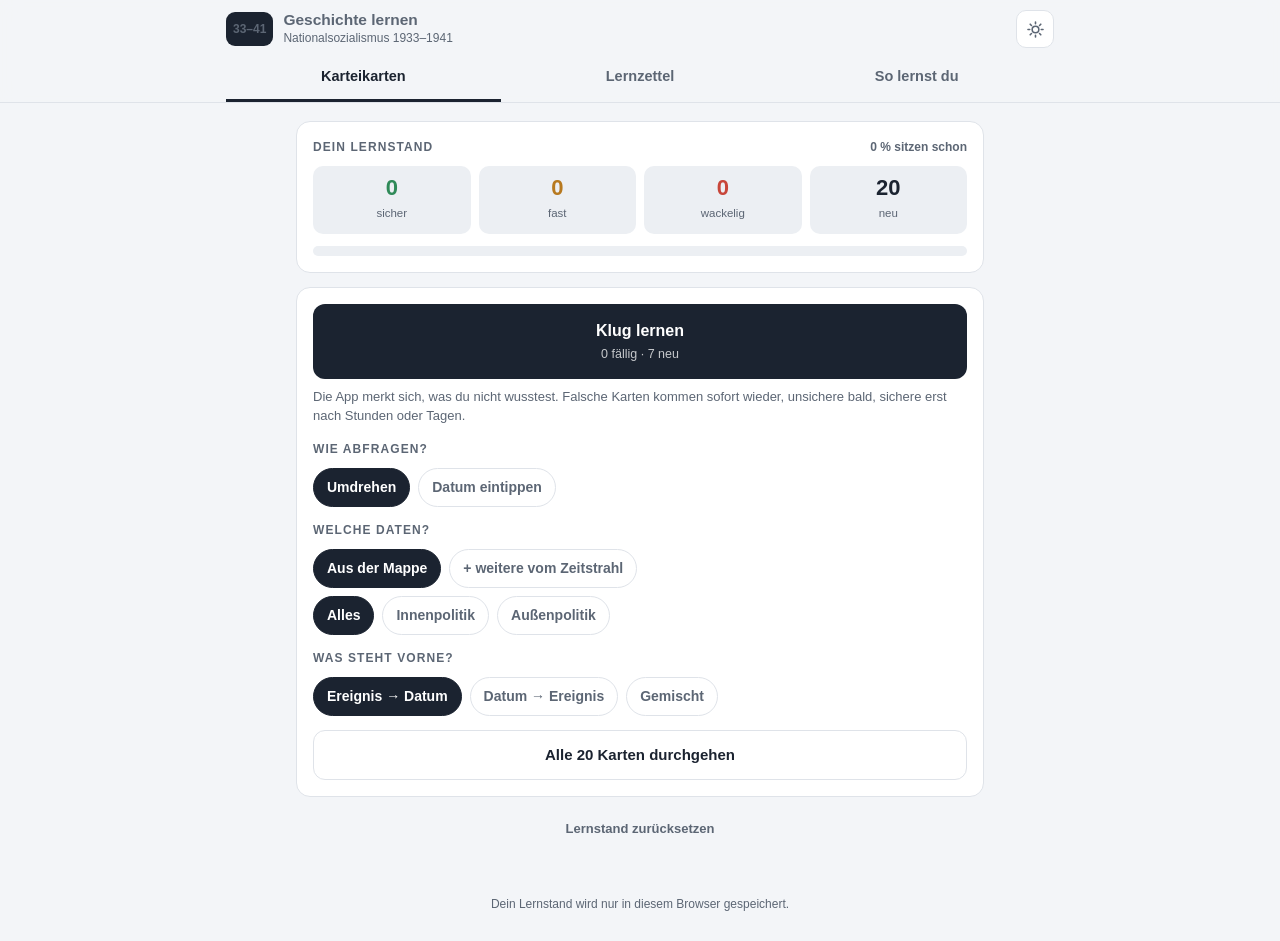
<file: index.html>
<!DOCTYPE html>
<html lang="de">
<head>
<meta charset="utf-8">
<meta name="viewport" content="width=device-width, initial-scale=1, viewport-fit=cover">
<meta name="theme-color" content="#f3f5f8">
<link rel="stylesheet" href="assets/site.css">
<script src="assets/common.js"></script>
<title>Karteikarten: Nationalsozialismus 1933–1941</title>
<meta name="description" content="Karteikarten mit allen Daten 1933–1941. Merkt sich deine Schwächen und fragt sie öfter ab.">
</head>
<body>
<header class="site-head"><div class="in">
  <div class="brandrow">
    <a class="brand" href="./"><span class="logo" aria-hidden="true">33–41</span><span><b>Geschichte lernen</b><span>Nationalsozialismus 1933–1941</span></span></a>
    <button id="themeBtn" aria-label="Design wechseln">
      <svg class="sun" width="19" height="19" viewBox="0 0 24 24" fill="none" stroke="currentColor" stroke-width="2" stroke-linecap="round"><circle cx="12" cy="12" r="4.2"/><path d="M12 2.5v2.2M12 19.3v2.2M2.5 12h2.2M19.3 12h2.2M5.3 5.3l1.6 1.6M17.1 17.1l1.6 1.6M5.3 18.7l1.6-1.6M17.1 6.9l1.6-1.6"/></svg>
      <svg class="moon" width="19" height="19" viewBox="0 0 24 24" fill="none" stroke="currentColor" stroke-width="2" stroke-linecap="round" stroke-linejoin="round"><path d="M20 14.5A8 8 0 0 1 9.5 4a8 8 0 1 0 10.5 10.5z"/></svg>
    </button>
  </div>
  <nav class="tabs" aria-label="Bereiche">
    <a href="./" data-tab="karten">Karteikarten</a>
    <a href="lernzettel.html" data-tab="lernzettel">Lernzettel</a>
    <a href="lernen.html" data-tab="lernen">So lernst du</a>
  </nav>
</div></header>
<div class="wrap narrow">
  <main id="home" class="stack">
    <section class="panel">
      <h2>Dein Lernstand <span id="ready" style="float:right;text-transform:none;letter-spacing:0"></span></h2>
      <div class="stats">
        <div class="g"><b id="sSafe">0</b><span>sicher</span></div>
        <div class="y"><b id="sMid">0</b><span>fast</span></div>
        <div class="d"><b id="sLow">0</b><span>wackelig</span></div>
        <div><b id="sNew">0</b><span>neu</span></div>
      </div>
      <div class="meter"><i class="g" id="mG"></i><i class="y" id="mY"></i><i class="r" id="mR"></i></div>
    </section>

    <section class="panel stack">
      <button class="primary" id="smartBtn">Klug lernen</button>
      <p class="note" style="margin:-6px 0 0">Die App merkt sich, was du nicht wusstest. Falsche Karten kommen sofort wieder, unsichere bald, sichere erst nach Stunden oder Tagen.</p>
      <div><div class="eyebrow">Wie abfragen?</div>
        <div class="row" id="modeRow"><button class="chip" data-v="flip">Umdrehen</button><button class="chip" data-v="type">Datum eintippen</button></div></div>
      <div><div class="eyebrow">Welche Daten?</div>
        <div class="row" id="scopeRow"><button class="chip" data-v="pflicht">Aus der Mappe</button><button class="chip" data-v="alle">+ weitere vom Zeitstrahl</button></div>
        <div class="row" id="topicRow" style="margin-top:8px"><button class="chip" data-v="all">Alles</button><button class="chip" data-v="innen">Innenpolitik</button><button class="chip" data-v="aussen">Außenpolitik</button></div></div>
      <div><div class="eyebrow">Was steht vorne?</div>
        <div class="row" id="dirRow"><button class="chip" data-v="event">Ereignis → Datum</button><button class="chip" data-v="date">Datum → Ereignis</button><button class="chip" data-v="mix">Gemischt</button></div>
        <p class="note" id="dirNote" style="margin:6px 0 0" hidden>Beim Eintippen steht immer das Ereignis vorne.</p></div>
      <button class="secondary" id="allBtn">Alle Karten durchgehen</button>
    </section>

    <section class="panel" id="weakPanel" hidden>
      <h2>Deine Schwächen</h2>
      <div class="weak" id="weakList"></div>
      <button class="secondary" id="weakBtn" style="margin-top:12px">Nur diese üben</button>
    </section>
    <button class="ghost" id="resetBtn" style="align-self:center">Lernstand zurücksetzen</button>
  </main>

  <main id="study" class="stack" hidden>
    <div class="progress"><button class="ghost" id="backBtn" style="padding:4px 8px">← Übersicht</button><span id="pCount"></span><div class="meter"><i class="g" id="pG"></i><i class="r" id="pR"></i></div><span id="pLeft"></span></div>
    <div class="cardwrap" id="cardwrap">
      <div class="card" id="card">
        <div class="face front"><div class="tagrow" id="fTag"></div><div class="q" id="fBody"></div><div class="hint" id="fHint"></div></div>
        <div class="face back"><div class="tagrow" id="bTag"></div><div class="q" id="bBody"></div></div>
      </div>
    </div>
    <div class="answer one" id="answer"></div>
  </main>

  <main id="result" class="stack" hidden>
    <section class="panel"><div class="big"><div class="pct" id="rPct"></div><p id="rText"></p><p id="rNext"></p></div></section>
    <button class="primary" id="moreBtn">Weiter lernen</button>
    <button class="secondary" id="homeBtn2">Zur Übersicht</button>
    <section class="panel" id="rWrongPanel"><h2>Noch nicht sicher – mit Merkhilfe</h2><div class="weak" id="rWrong"></div></section>
  </main>
</div>
<footer class="site">Dein Lernstand wird nur in diesem Browser gespeichert.</footer>
<script src="assets/data.js"></script>
<script src="assets/cards.js"></script>
<script>document.querySelector('[data-tab="karten"]').setAttribute("aria-current","page");</script>
</body>
</html>
</file>
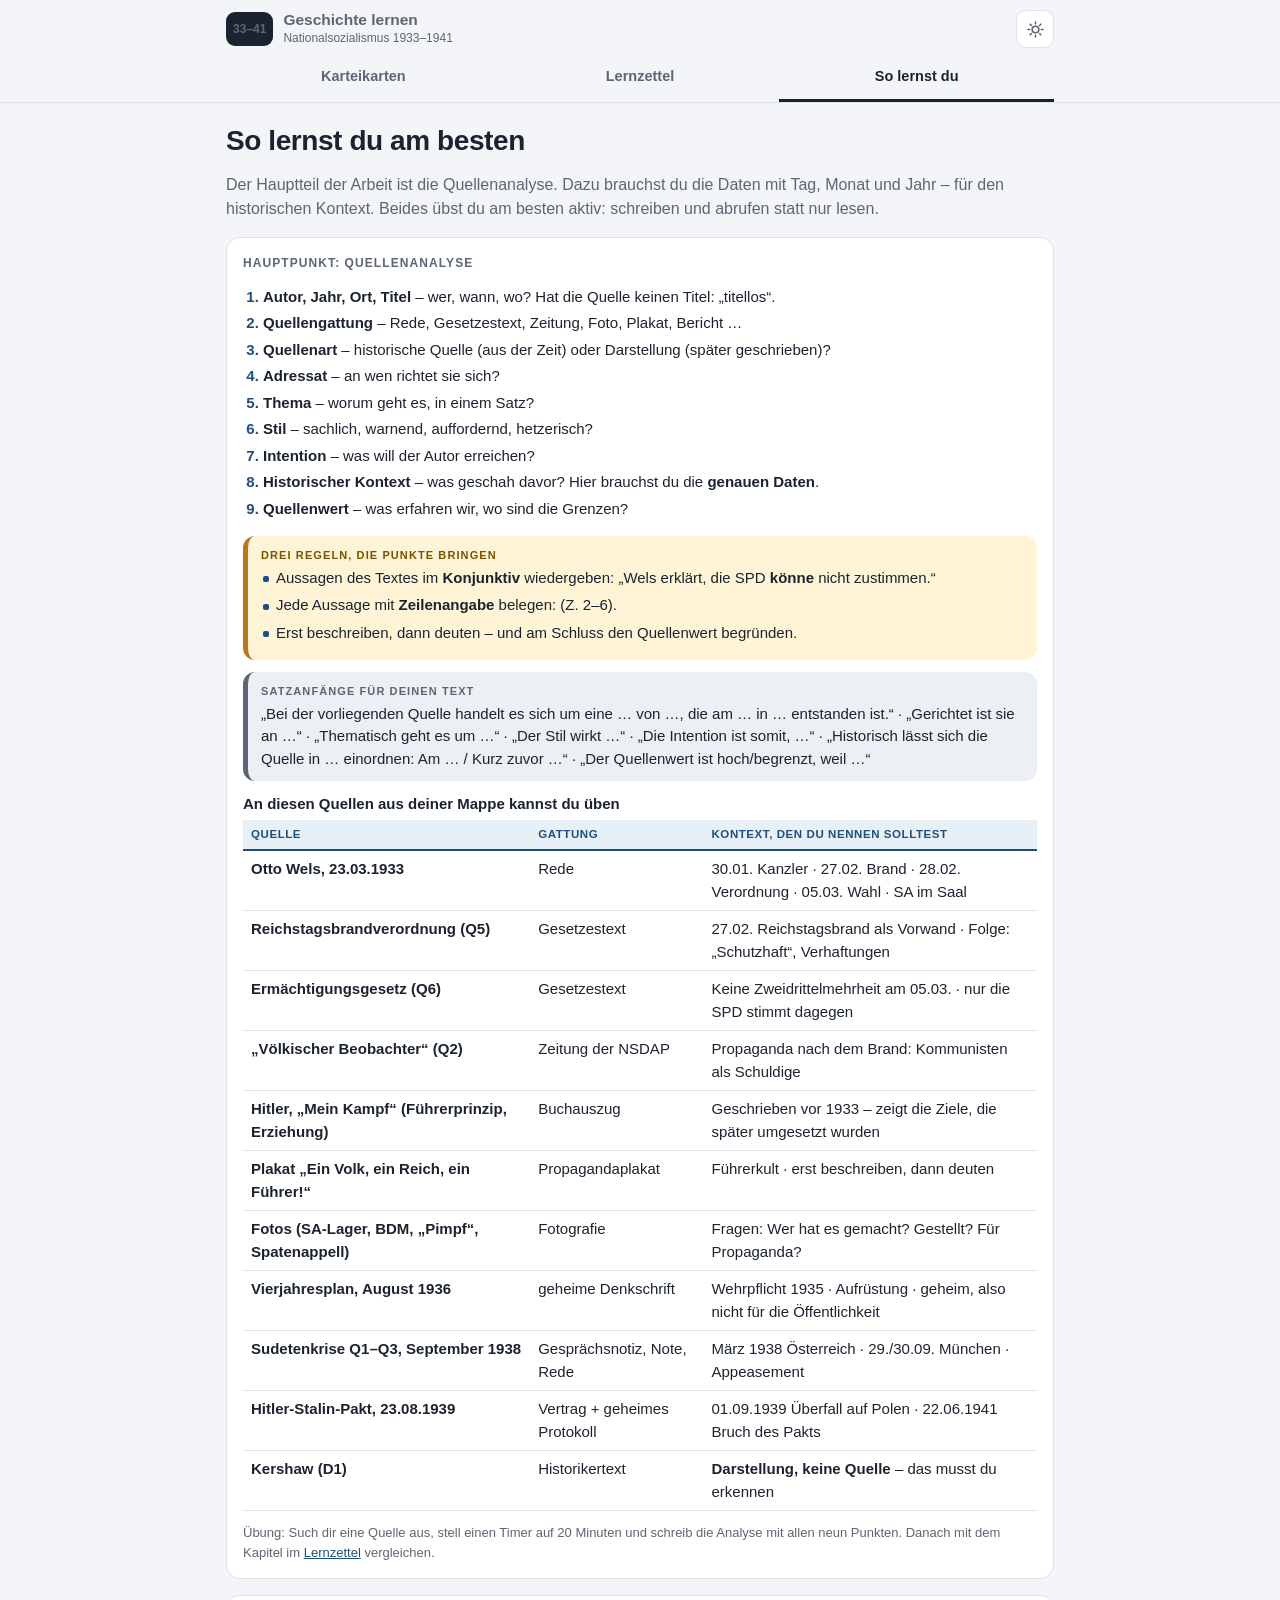
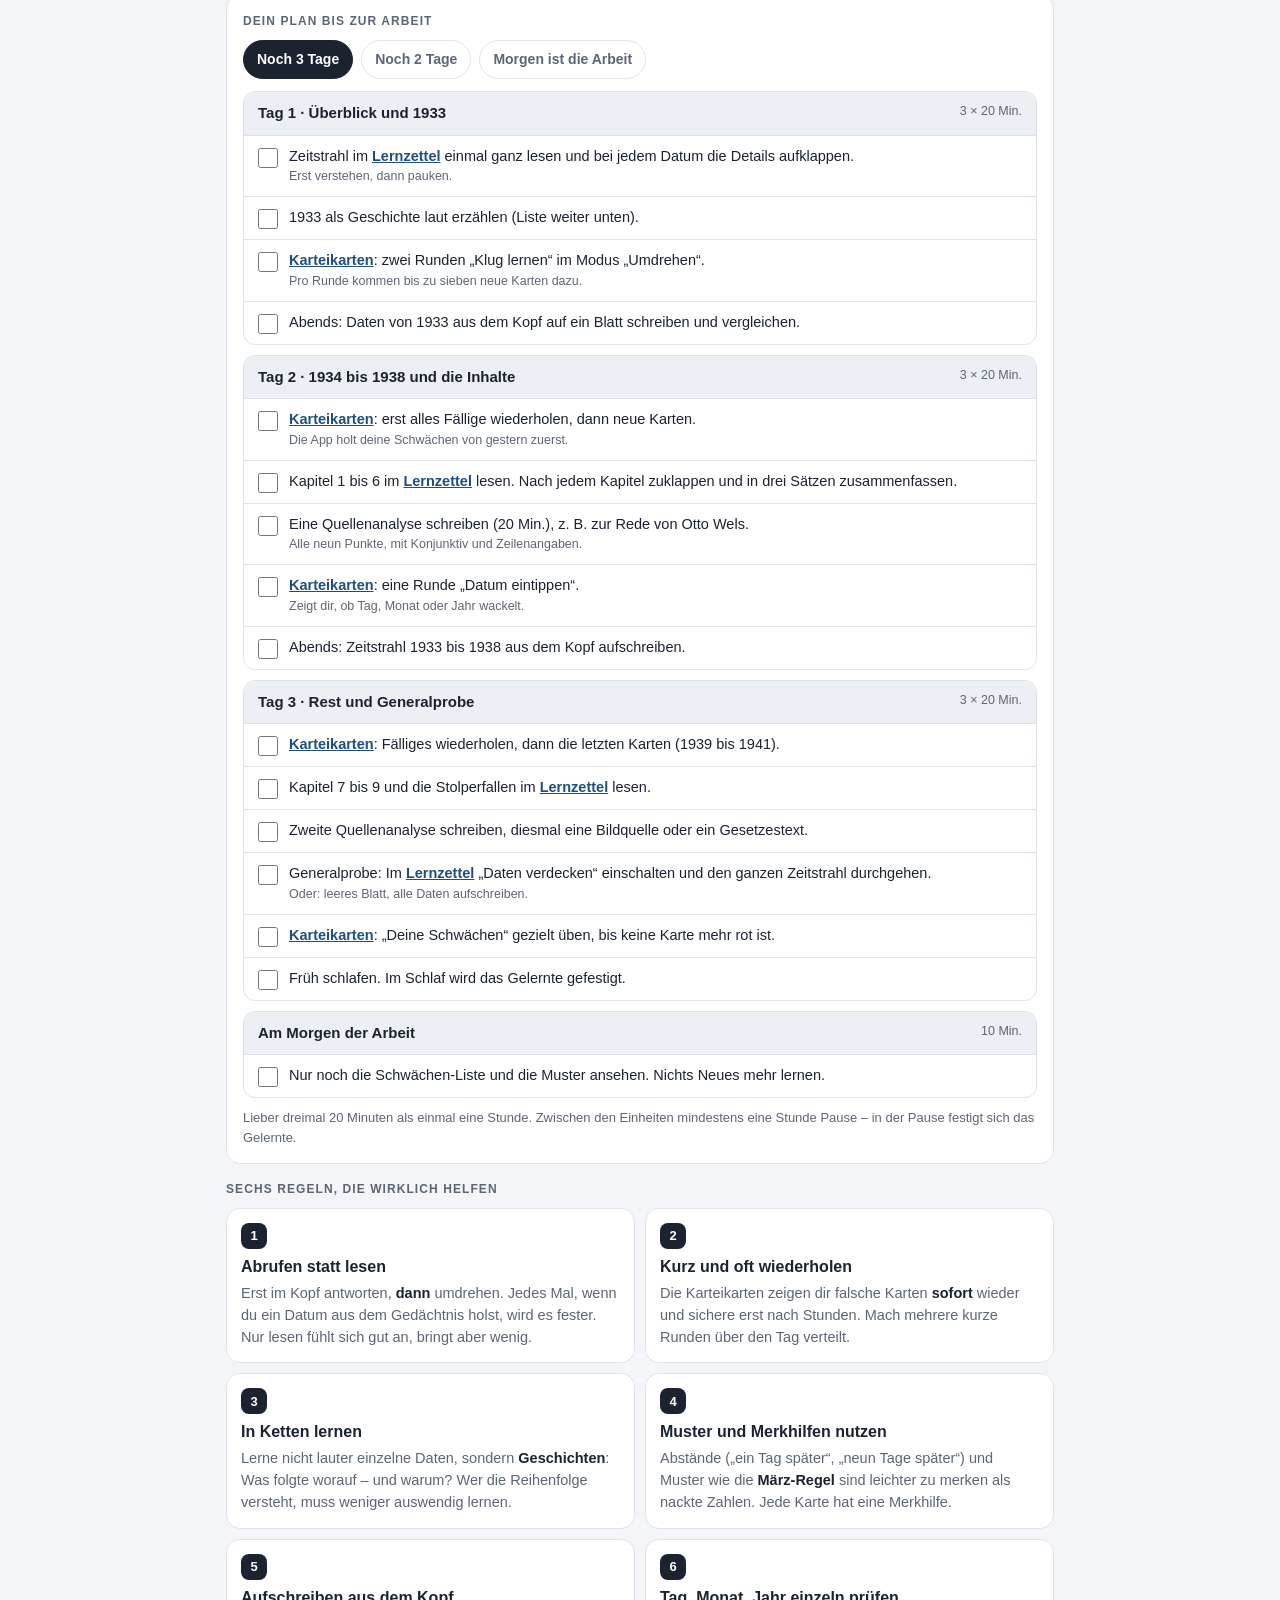
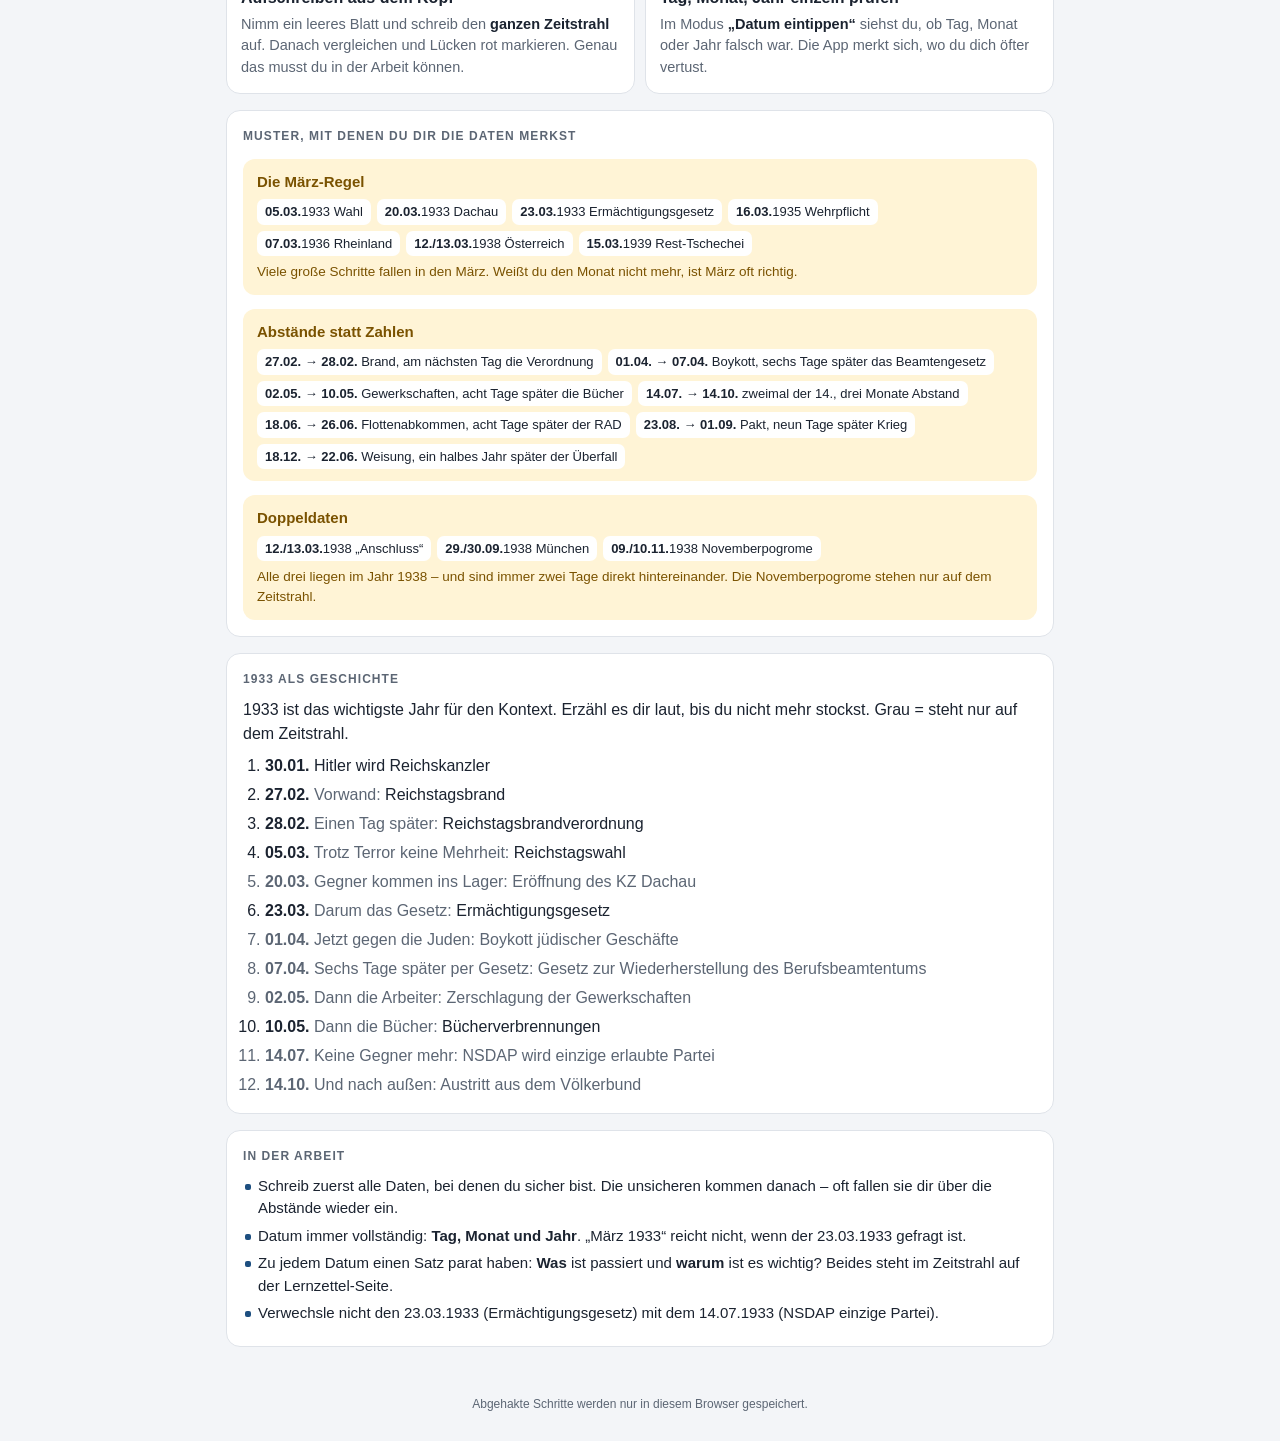
<file: lernen.html>
<!DOCTYPE html>
<html lang="de">
<head>
<meta charset="utf-8">
<meta name="viewport" content="width=device-width, initial-scale=1, viewport-fit=cover">
<meta name="theme-color" content="#f3f5f8">
<link rel="stylesheet" href="assets/site.css">
<script src="assets/common.js"></script>
<title>So lernst du: Nationalsozialismus 1933–1941</title>
<meta name="description" content="Wie du dir Daten mit Tag, Monat und Jahr merkst – mit Lernplan für die letzten Tage vor der Arbeit.">
</head>
<body>
<header class="site-head"><div class="in">
  <div class="brandrow">
    <a class="brand" href="./"><span class="logo" aria-hidden="true">33–41</span><span><b>Geschichte lernen</b><span>Nationalsozialismus 1933–1941</span></span></a>
    <button id="themeBtn" aria-label="Design wechseln">
      <svg class="sun" width="19" height="19" viewBox="0 0 24 24" fill="none" stroke="currentColor" stroke-width="2" stroke-linecap="round"><circle cx="12" cy="12" r="4.2"/><path d="M12 2.5v2.2M12 19.3v2.2M2.5 12h2.2M19.3 12h2.2M5.3 5.3l1.6 1.6M17.1 17.1l1.6 1.6M5.3 18.7l1.6-1.6M17.1 6.9l1.6-1.6"/></svg>
      <svg class="moon" width="19" height="19" viewBox="0 0 24 24" fill="none" stroke="currentColor" stroke-width="2" stroke-linecap="round" stroke-linejoin="round"><path d="M20 14.5A8 8 0 0 1 9.5 4a8 8 0 1 0 10.5 10.5z"/></svg>
    </button>
  </div>
  <nav class="tabs" aria-label="Bereiche">
    <a href="./" data-tab="karten">Karteikarten</a>
    <a href="lernzettel.html" data-tab="lernzettel">Lernzettel</a>
    <a href="lernen.html" data-tab="lernen">So lernst du</a>
  </nav>
</div></header>
<div class="wrap">
  <h1 class="page">So lernst du am besten</h1>
  <p class="lead">Der Hauptteil der Arbeit ist die Quellenanalyse. Dazu brauchst du die Daten mit Tag, Monat und Jahr – für den historischen Kontext. Beides übst du am besten aktiv: schreiben und abrufen statt nur lesen.</p>

  <section class="panel stack">
    <h2 style="margin:0">Hauptpunkt: Quellenanalyse</h2>
    <div class="lz" style="padding:0;border:0;gap:12px">
      <ol>
        <li><b>Autor, Jahr, Ort, Titel</b> – wer, wann, wo? Hat die Quelle keinen Titel: „titellos“.</li>
        <li><b>Quellengattung</b> – Rede, Gesetzestext, Zeitung, Foto, Plakat, Bericht …</li>
        <li><b>Quellenart</b> – historische Quelle (aus der Zeit) oder Darstellung (später geschrieben)?</li>
        <li><b>Adressat</b> – an wen richtet sie sich?</li>
        <li><b>Thema</b> – worum geht es, in einem Satz?</li>
        <li><b>Stil</b> – sachlich, warnend, auffordernd, hetzerisch?</li>
        <li><b>Intention</b> – was will der Autor erreichen?</li>
        <li><b>Historischer Kontext</b> – was geschah davor? Hier brauchst du die <b>genauen Daten</b>.</li>
        <li><b>Quellenwert</b> – was erfahren wir, wo sind die Grenzen?</li>
      </ol>
      <div class="box merke"><span class="lab">Drei Regeln, die Punkte bringen</span>
        <ul><li>Aussagen des Textes im <b>Konjunktiv</b> wiedergeben: „Wels erklärt, die SPD <b>könne</b> nicht zustimmen.“</li>
        <li>Jede Aussage mit <b>Zeilenangabe</b> belegen: (Z. 2–6).</li>
        <li>Erst beschreiben, dann deuten – und am Schluss den Quellenwert begründen.</li></ul></div>
      <div class="box info"><span class="lab">Satzanfänge für deinen Text</span>
        <p>„Bei der vorliegenden Quelle handelt es sich um eine … von …, die am … in … entstanden ist.“ · „Gerichtet ist sie an …“ · „Thematisch geht es um …“ · „Der Stil wirkt …“ · „Die Intention ist somit, …“ · „Historisch lässt sich die Quelle in … einordnen: Am … / Kurz zuvor …“ · „Der Quellenwert ist hoch/begrenzt, weil …“</p></div>
      <div>
        <h3>An diesen Quellen aus deiner Mappe kannst du üben</h3>
        <div class="tw"><table style="min-width:640px">
          <tr><th>Quelle</th><th>Gattung</th><th>Kontext, den du nennen solltest</th></tr>
          <tr><td class="k">Otto Wels, 23.03.1933</td><td>Rede</td><td>30.01. Kanzler · 27.02. Brand · 28.02. Verordnung · 05.03. Wahl · SA im Saal</td></tr>
          <tr><td class="k">Reichstagsbrandverordnung (Q5)</td><td>Gesetzestext</td><td>27.02. Reichstagsbrand als Vorwand · Folge: „Schutzhaft“, Verhaftungen</td></tr>
          <tr><td class="k">Ermächtigungsgesetz (Q6)</td><td>Gesetzestext</td><td>Keine Zweidrittelmehrheit am 05.03. · nur die SPD stimmt dagegen</td></tr>
          <tr><td class="k">„Völkischer Beobachter“ (Q2)</td><td>Zeitung der NSDAP</td><td>Propaganda nach dem Brand: Kommunisten als Schuldige</td></tr>
          <tr><td class="k">Hitler, „Mein Kampf“ (Führerprinzip, Erziehung)</td><td>Buchauszug</td><td>Geschrieben vor 1933 – zeigt die Ziele, die später umgesetzt wurden</td></tr>
          <tr><td class="k">Plakat „Ein Volk, ein Reich, ein Führer!“</td><td>Propagandaplakat</td><td>Führerkult · erst beschreiben, dann deuten</td></tr>
          <tr><td class="k">Fotos (SA-Lager, BDM, „Pimpf“, Spatenappell)</td><td>Fotografie</td><td>Fragen: Wer hat es gemacht? Gestellt? Für Propaganda?</td></tr>
          <tr><td class="k">Vierjahresplan, August 1936</td><td>geheime Denkschrift</td><td>Wehrpflicht 1935 · Aufrüstung · geheim, also nicht für die Öffentlichkeit</td></tr>
          <tr><td class="k">Sudetenkrise Q1–Q3, September 1938</td><td>Gesprächsnotiz, Note, Rede</td><td>März 1938 Österreich · 29./30.09. München · Appeasement</td></tr>
          <tr><td class="k">Hitler-Stalin-Pakt, 23.08.1939</td><td>Vertrag + geheimes Protokoll</td><td>01.09.1939 Überfall auf Polen · 22.06.1941 Bruch des Pakts</td></tr>
          <tr><td class="k">Kershaw (D1)</td><td>Historikertext</td><td><b>Darstellung, keine Quelle</b> – das musst du erkennen</td></tr>
        </table></div>
      </div>
      <p class="note">Übung: Such dir eine Quelle aus, stell einen Timer auf 20 Minuten und schreib die Analyse mit allen neun Punkten. Danach mit dem Kapitel im <a href="lernzettel.html">Lernzettel</a> vergleichen.</p>
    </div>
  </section>

  <section class="panel">
    <h2>Dein Plan bis zur Arbeit</h2>
    <div class="row" id="planRow" style="margin-bottom:12px">
      <button class="chip" data-v="3">Noch 3 Tage</button><button class="chip" data-v="2">Noch 2 Tage</button><button class="chip" data-v="1">Morgen ist die Arbeit</button>
    </div>
    <div class="stack" id="plan" style="gap:10px"></div>
    <p class="note" style="margin:10px 0 0">Lieber dreimal 20 Minuten als einmal eine Stunde. Zwischen den Einheiten mindestens eine Stunde Pause – in der Pause festigt sich das Gelernte.</p>
  </section>

  <section>
    <div class="eyebrow">Sechs Regeln, die wirklich helfen</div>
    <div class="methods">
      <div class="method"><span class="n">1</span><h3>Abrufen statt lesen</h3><p>Erst im Kopf antworten, <b>dann</b> umdrehen. Jedes Mal, wenn du ein Datum aus dem Gedächtnis holst, wird es fester. Nur lesen fühlt sich gut an, bringt aber wenig.</p></div>
      <div class="method"><span class="n">2</span><h3>Kurz und oft wiederholen</h3><p>Die Karteikarten zeigen dir falsche Karten <b>sofort</b> wieder und sichere erst nach Stunden. Mach mehrere kurze Runden über den Tag verteilt.</p></div>
      <div class="method"><span class="n">3</span><h3>In Ketten lernen</h3><p>Lerne nicht lauter einzelne Daten, sondern <b>Geschichten</b>: Was folgte worauf – und warum? Wer die Reihenfolge versteht, muss weniger auswendig lernen.</p></div>
      <div class="method"><span class="n">4</span><h3>Muster und Merkhilfen nutzen</h3><p>Abstände („ein Tag später“, „neun Tage später“) und Muster wie die <b>März-Regel</b> sind leichter zu merken als nackte Zahlen. Jede Karte hat eine Merkhilfe.</p></div>
      <div class="method"><span class="n">5</span><h3>Aufschreiben aus dem Kopf</h3><p>Nimm ein leeres Blatt und schreib den <b>ganzen Zeitstrahl</b> auf. Danach vergleichen und Lücken rot markieren. Genau das musst du in der Arbeit können.</p></div>
      <div class="method"><span class="n">6</span><h3>Tag, Monat, Jahr einzeln prüfen</h3><p>Im Modus <b>„Datum eintippen“</b> siehst du, ob Tag, Monat oder Jahr falsch war. Die App merkt sich, wo du dich öfter vertust.</p></div>
    </div>
  </section>

  <section class="panel stack">
    <h2 style="margin:0">Muster, mit denen du dir die Daten merkst</h2>
    <div class="pattern"><h3>Die März-Regel</h3>
      <div class="dl"><span><b>05.03.</b>1933 Wahl</span><span><b>20.03.</b>1933 Dachau</span><span><b>23.03.</b>1933 Ermächtigungsgesetz</span><span><b>16.03.</b>1935 Wehrpflicht</span><span><b>07.03.</b>1936 Rheinland</span><span><b>12./13.03.</b>1938 Österreich</span><span><b>15.03.</b>1939 Rest-Tschechei</span></div>
      <p>Viele große Schritte fallen in den März. Weißt du den Monat nicht mehr, ist März oft richtig.</p></div>
    <div class="pattern"><h3>Abstände statt Zahlen</h3>
      <div class="dl"><span><b>27.02. → 28.02.</b> Brand, am nächsten Tag die Verordnung</span><span><b>01.04. → 07.04.</b> Boykott, sechs Tage später das Beamtengesetz</span><span><b>02.05. → 10.05.</b> Gewerkschaften, acht Tage später die Bücher</span><span><b>14.07. → 14.10.</b> zweimal der 14., drei Monate Abstand</span><span><b>18.06. → 26.06.</b> Flottenabkommen, acht Tage später der RAD</span><span><b>23.08. → 01.09.</b> Pakt, neun Tage später Krieg</span><span><b>18.12. → 22.06.</b> Weisung, ein halbes Jahr später der Überfall</span></div></div>
    <div class="pattern"><h3>Doppeldaten</h3>
      <div class="dl"><span><b>12./13.03.</b>1938 „Anschluss“</span><span><b>29./30.09.</b>1938 München</span><span><b>09./10.11.</b>1938 Novemberpogrome</span></div>
      <p>Alle drei liegen im Jahr 1938 – und sind immer zwei Tage direkt hintereinander. Die Novemberpogrome stehen nur auf dem Zeitstrahl.</p></div>
  </section>

  <section class="panel">
    <h2>1933 als Geschichte</h2>
    <p style="margin:0 0 8px">1933 ist das wichtigste Jahr für den Kontext. Erzähl es dir laut, bis du nicht mehr stockst. Grau = steht nur auf dem Zeitstrahl.</p>
    <ol id="story" style="margin:0;padding-left:22px;display:grid;gap:5px"></ol>
  </section>

  <section class="panel">
    <h2>In der Arbeit</h2>
    <div class="lz" style="padding:0;border:0">
      <ul>
        <li>Schreib zuerst alle Daten, bei denen du sicher bist. Die unsicheren kommen danach – oft fallen sie dir über die Abstände wieder ein.</li>
        <li>Datum immer vollständig: <b>Tag, Monat und Jahr</b>. „März 1933“ reicht nicht, wenn der 23.03.1933 gefragt ist.</li>
        <li>Zu jedem Datum einen Satz parat haben: <b>Was</b> ist passiert und <b>warum</b> ist es wichtig? Beides steht im Zeitstrahl auf der Lernzettel-Seite.</li>
        <li>Verwechsle nicht den 23.03.1933 (Ermächtigungsgesetz) mit dem 14.07.1933 (NSDAP einzige Partei).</li>
      </ul>
    </div>
  </section>
</div>
<footer class="site">Abgehakte Schritte werden nur in diesem Browser gespeichert.</footer>
<script src="assets/data.js"></script>
<script>
document.querySelector('[data-tab="lernen"]').setAttribute("aria-current","page");
const K = '<a href="./">Karteikarten</a>', L = '<a href="lernzettel.html">Lernzettel</a>';
const PLANS = {
 3: [["Tag 1 · Überblick und 1933", "3 × 20 Min.", [
      ["Zeitstrahl im " + L + " einmal ganz lesen und bei jedem Datum die Details aufklappen.", "Erst verstehen, dann pauken."],
      ["1933 als Geschichte laut erzählen (Liste weiter unten).", ""],
      [K + ": zwei Runden „Klug lernen“ im Modus „Umdrehen“.", "Pro Runde kommen bis zu sieben neue Karten dazu."],
      ["Abends: Daten von 1933 aus dem Kopf auf ein Blatt schreiben und vergleichen.", ""]]],
     ["Tag 2 · 1934 bis 1938 und die Inhalte", "3 × 20 Min.", [
      [K + ": erst alles Fällige wiederholen, dann neue Karten.", "Die App holt deine Schwächen von gestern zuerst."],
      ["Kapitel 1 bis 6 im " + L + " lesen. Nach jedem Kapitel zuklappen und in drei Sätzen zusammenfassen.", ""],
      ["Eine Quellenanalyse schreiben (20 Min.), z. B. zur Rede von Otto Wels.", "Alle neun Punkte, mit Konjunktiv und Zeilenangaben."],
      [K + ": eine Runde „Datum eintippen“.", "Zeigt dir, ob Tag, Monat oder Jahr wackelt."],
      ["Abends: Zeitstrahl 1933 bis 1938 aus dem Kopf aufschreiben.", ""]]],
     ["Tag 3 · Rest und Generalprobe", "3 × 20 Min.", [
      [K + ": Fälliges wiederholen, dann die letzten Karten (1939 bis 1941).", ""],
      ["Kapitel 7 bis 9 und die Stolperfallen im " + L + " lesen.", ""],
      ["Zweite Quellenanalyse schreiben, diesmal eine Bildquelle oder ein Gesetzestext.", ""],
      ["Generalprobe: Im " + L + " „Daten verdecken“ einschalten und den ganzen Zeitstrahl durchgehen.", "Oder: leeres Blatt, alle Daten aufschreiben."],
      [K + ": „Deine Schwächen“ gezielt üben, bis keine Karte mehr rot ist.", ""],
      ["Früh schlafen. Im Schlaf wird das Gelernte gefestigt.", ""]]],
     ["Am Morgen der Arbeit", "10 Min.", [
      ["Nur noch die Schwächen-Liste und die Muster ansehen. Nichts Neues mehr lernen.", ""]]]],
 2: [["Tag 1 · Alle Daten einmal", "3–4 × 20 Min.", [
      ["Zeitstrahl im " + L + " ganz lesen, Details aufklappen.", ""],
      ["1933 als Geschichte laut erzählen.", ""],
      [K + ": drei Runden „Klug lernen“, über den Tag verteilt.", "Ziel: Jede Karte einmal gesehen."],
      ["Kapitel 1 bis 6 im " + L + " überfliegen, Merke-Kästen genau lesen.", ""],
      ["Eine Quellenanalyse schreiben (20 Min.), z. B. zur Rede von Otto Wels.", ""],
      ["Abends: Zeitstrahl aus dem Kopf aufschreiben, Lücken markieren.", ""]]],
     ["Tag 2 · Festigen und Generalprobe", "3 × 20 Min.", [
      [K + ": Fälliges wiederholen, dann eine Runde „Datum eintippen“.", ""],
      ["Kapitel 7 bis 9 und die Stolperfallen lesen.", ""],
      ["Generalprobe mit „Daten verdecken“ im " + L + ".", ""],
      [K + ": „Deine Schwächen“ üben. Danach früh schlafen.", ""]]],
     ["Am Morgen der Arbeit", "10 Min.", [["Schwächen-Liste und Muster ansehen. Nichts Neues mehr.", ""]]]],
 1: [["Heute · das Wichtigste zuerst", "4 × 20 Min. mit Pausen", [
      ["Muster auf dieser Seite lesen (März-Regel, Abstände, Doppeldaten).", "Zehn Minuten, die dir viele Daten auf einmal bringen."],
      [K + ": „Klug lernen“, bis jede Karte einmal dran war.", "Drei bis vier Runden, dazwischen je eine Pause."],
      ["Die neun Schritte der Quellenanalyse auswendig aufsagen, dann eine Analyse in Stichpunkten schreiben.", "Das ist der Hauptteil der Arbeit."],
      ["Die Merke-Kästen aller Kapitel im " + L + " lesen.", "Für die Inhalte reicht heute das Wichtigste."],
      [K + ": eine Runde „Datum eintippen“, dann „Deine Schwächen“.", ""],
      ["Zum Schluss: Zeitstrahl einmal aus dem Kopf aufschreiben. Dann schlafen – nicht die Nacht durchlernen.", ""]]],
     ["Am Morgen der Arbeit", "10 Min.", [["Schwächen-Liste und Muster ansehen. Nichts Neues mehr.", ""]]]]
};
let plan = Store.get("ns-plan-v2", {days: "3", done: {}});
function renderPlan() {
  document.querySelectorAll("#planRow .chip").forEach(b => { b.setAttribute("aria-pressed", plan.days === b.dataset.v); b.onclick = () => { plan.days = b.dataset.v; Store.set("ns-plan-v2", plan); renderPlan(); }; });
  document.getElementById("plan").innerHTML = PLANS[plan.days].map((d, i) => '<div class="day"><h3>' + d[0] + "<small>" + d[1] + "</small></h3>" + d[2].map((t, j) => { const id = plan.days + "-" + i + "-" + j;
    return '<label class="todo"><input type="checkbox" data-id="' + id + '"' + (plan.done[id] ? " checked" : "") + "><span>" + t[0] + (t[1] ? "<small>" + t[1] + "</small>" : "") + "</span></label>"; }).join("") + "</div>").join("");
  document.querySelectorAll("#plan input").forEach(c => c.onchange = () => { plan.done[c.dataset.id] = c.checked; Store.set("ns-plan-v2", plan); });
}
renderPlan();
const LINK = {brand: "Vorwand:", brandvo: "Einen Tag später:", wahl: "Trotz Terror keine Mehrheit:", dachau: "Gegner kommen ins Lager:", ermaecht: "Darum das Gesetz:", boykott: "Jetzt gegen die Juden:", beamte: "Sechs Tage später per Gesetz:", gewerk: "Dann die Arbeiter:", buecher: "Dann die Bücher:", partei: "Keine Gegner mehr:", voelkerbund: "Und nach außen:"};
document.getElementById("story").innerHTML = EVENTS.filter(e => e.y === 1933 && e.id !== "wels").map(e => "<li" + (e.tier === 2 ? ' style="color:var(--muted)"' : "") + "><b>" + e.d.slice(0, 6) + "</b> " + (LINK[e.id] ? '<span style="color:var(--muted)">' + LINK[e.id] + "</span> " : "") + e.e + "</li>").join("");
</script>
</body>
</html>
</file>
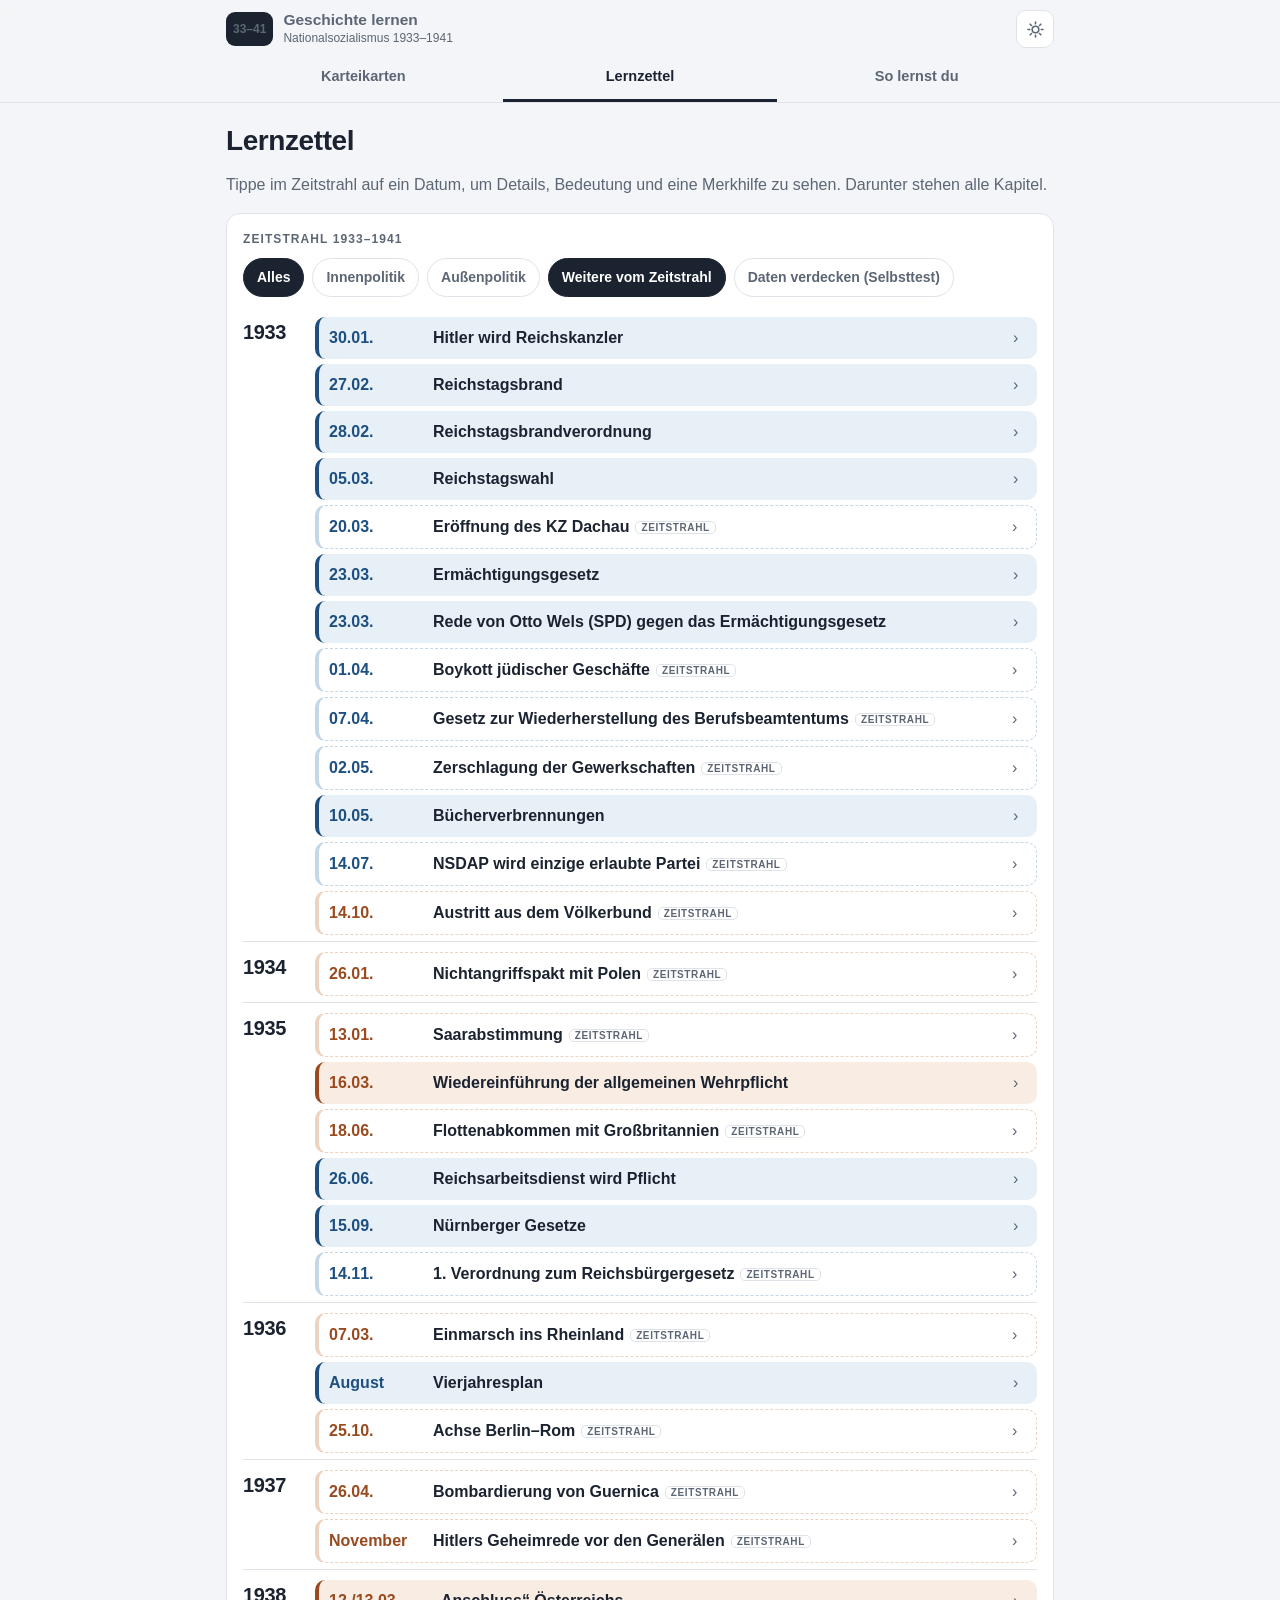
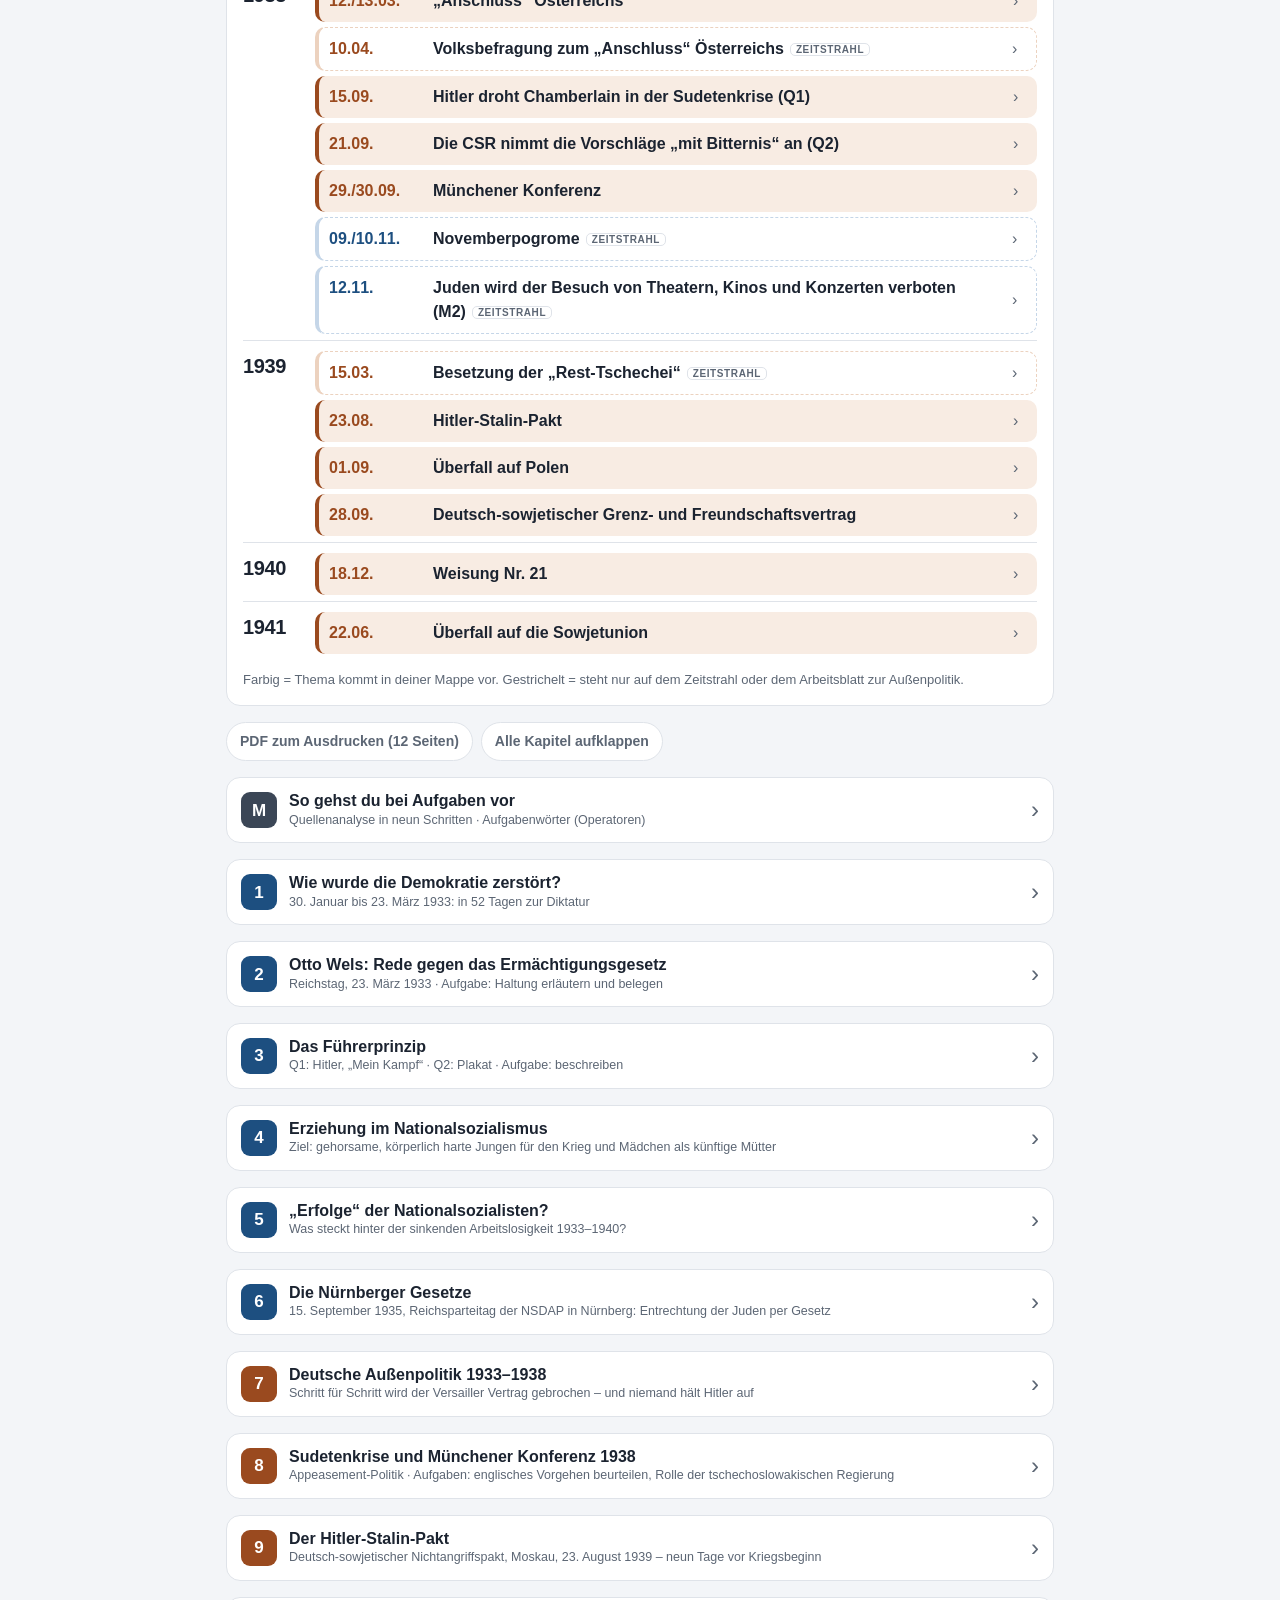
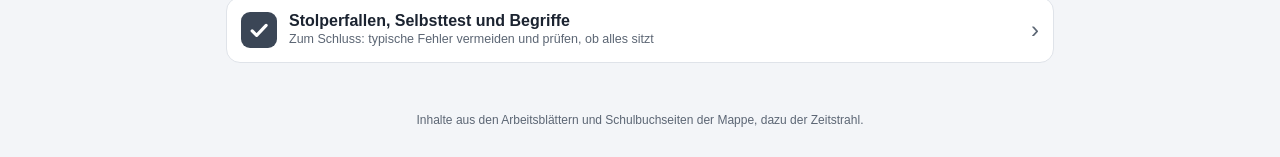
<file: lernzettel.html>
<!DOCTYPE html>
<html lang="de">
<head>
<meta charset="utf-8">
<meta name="viewport" content="width=device-width, initial-scale=1, viewport-fit=cover">
<meta name="theme-color" content="#f3f5f8">
<link rel="stylesheet" href="assets/site.css">
<script src="assets/common.js"></script>
<title>Lernzettel: Nationalsozialismus 1933–1941</title>
<meta name="description" content="Der ganze Lernzettel mit anklickbarem Zeitstrahl: Datum antippen und Details, Bedeutung und Merkhilfe sehen.">
</head>
<body>
<header class="site-head"><div class="in">
  <div class="brandrow">
    <a class="brand" href="./"><span class="logo" aria-hidden="true">33–41</span><span><b>Geschichte lernen</b><span>Nationalsozialismus 1933–1941</span></span></a>
    <button id="themeBtn" aria-label="Design wechseln">
      <svg class="sun" width="19" height="19" viewBox="0 0 24 24" fill="none" stroke="currentColor" stroke-width="2" stroke-linecap="round"><circle cx="12" cy="12" r="4.2"/><path d="M12 2.5v2.2M12 19.3v2.2M2.5 12h2.2M19.3 12h2.2M5.3 5.3l1.6 1.6M17.1 17.1l1.6 1.6M5.3 18.7l1.6-1.6M17.1 6.9l1.6-1.6"/></svg>
      <svg class="moon" width="19" height="19" viewBox="0 0 24 24" fill="none" stroke="currentColor" stroke-width="2" stroke-linecap="round" stroke-linejoin="round"><path d="M20 14.5A8 8 0 0 1 9.5 4a8 8 0 1 0 10.5 10.5z"/></svg>
    </button>
  </div>
  <nav class="tabs" aria-label="Bereiche">
    <a href="./" data-tab="karten">Karteikarten</a>
    <a href="lernzettel.html" data-tab="lernzettel">Lernzettel</a>
    <a href="lernen.html" data-tab="lernen">So lernst du</a>
  </nav>
</div></header>

<div class="wrap">
  <h1 class="page">Lernzettel</h1>
  <p class="lead">Tippe im Zeitstrahl auf ein Datum, um Details, Bedeutung und eine Merkhilfe zu sehen. Darunter stehen alle Kapitel.</p>

  <section class="panel">
    <h2>Zeitstrahl 1933–1941</h2>
    <div class="toolbar">
      <button class="chip" id="fAll" aria-pressed="true">Alles</button>
      <button class="chip" id="fInnen" aria-pressed="false">Innenpolitik</button>
      <button class="chip" id="fAussen" aria-pressed="false">Außenpolitik</button>
      <button class="chip" id="fMappe" aria-pressed="true">Weitere vom Zeitstrahl</button>
      <button class="chip" id="hideBtn" aria-pressed="false">Daten verdecken (Selbsttest)</button>
    </div>
    <p class="note" id="hideNote" hidden style="margin:10px 0 0">Selbsttest: Sag das Datum laut oder schreib es auf, dann tippe auf die Zeile zum Aufdecken.</p>
    <div id="timeline" style="margin-top:10px"></div>
    <p class="note" style="margin:10px 0 0">Farbig = Thema kommt in deiner Mappe vor. Gestrichelt = steht nur auf dem Zeitstrahl oder dem Arbeitsblatt zur Außenpolitik.</p>
  </section>

  <div class="toolbar">
    <a class="chip" href="Geschichte_NS_Lernzettel.pdf" style="text-decoration:none">PDF zum Ausdrucken (12 Seiten)</a>
    <button class="chip" id="openAll">Alle Kapitel aufklappen</button>
  </div>

<details class="chap t-meth" id="ch-M">
  <summary><span class="num">M</span><span><b>So gehst du bei Aufgaben vor</b><span class="s">Quellenanalyse in neun Schritten · Aufgabenwörter (Operatoren)</span></span></summary>
  <div class="lz"><p class="mat"><b>Grundlage:</b> Schema aus deinem Heft, Aufgaben der Arbeitsblätter</p>

<div>
<h2>Quellenanalyse: immer in dieser Reihenfolge <small>Beispiel: Rede von Otto Wels</small></h2>
<div class="tw"><table class="compact">
<tr><th>Nr.</th><th>Schritt</th><th>Was du klärst</th><th>Beispiel Wels</th></tr>
<tr><td class="d">1</td><td class="k">Autor, Jahr, Ort, Titel</td><td>Wer? Wann? Wo? Wie heißt die Quelle?</td><td>Otto Wels (SPD), 23.03.1933, Reichstag</td></tr>
<tr><td class="d">2</td><td class="k">Quellengattung</td><td>Rede, Brief, Tagebuch, Gesetz, Foto, Plakat?</td><td>Rede (Auszug)</td></tr>
<tr><td class="d">3</td><td class="k">Quellenart</td><td><b>Historische Quelle</b> (aus der Zeit selbst) oder <b>Darstellung</b> (später verfasst, z. B. Schulbuch)?</td><td>historische Quelle (Primärquelle)</td></tr>
<tr><td class="d">4</td><td class="k">Adressat</td><td>An wen richtet sich die Quelle?</td><td>Abgeordnete, Regierung, Öffentlichkeit</td></tr>
<tr><td class="d">5</td><td class="k">Thema</td><td>Worum geht es? (ein Satz)</td><td>Ablehnung des Ermächtigungsgesetzes</td></tr>
<tr><td class="d">6</td><td class="k">Stil</td><td>Sachlich, warnend, fordernd, hetzerisch …?</td><td>kurze, einprägsame Sätze; warnend</td></tr>
<tr><td class="d">7</td><td class="k">Intention</td><td>Was will der Autor erreichen?</td><td>das Nein der SPD öffentlich festhalten</td></tr>
<tr><td class="d">8</td><td class="k">Historischer Kontext</td><td>Was war damals los? Was geschah davor?</td><td>Reichstagsbrand, Verhaftungen, Wahl</td></tr>
<tr><td class="d">9</td><td class="k">Quellenwert</td><td>Was erfahren wir? Wo liegen die Grenzen?</td><td>hoch (letzter offener Widerspruch im Parlament); aber nur ein Auszug</td></tr>
</table></div>
</div>
<div>
<h2>Aufgabenwörter (Operatoren) <small>Je höher die Stufe, desto mehr eigenes Denken</small></h2>
<div class="tw"><table class="compact">
<tr><th>Stufe</th><th>Aufgabenwort</th><th>Das musst du tun</th></tr>
<tr><td class="d" rowspan="3">I<br/><span class="muted small" style="font-weight:500">wiedergeben</span></td><td class="k">Nenne / Benenne / Liste auf</td><td>Kurz aufzählen, ohne Erklärung.</td></tr>
<tr><td class="k">Beschreibe</td><td>Sachlich und geordnet sagen, was zu sehen oder zu lesen ist – <b>ohne Wertung</b>.</td></tr>
<tr><td class="k">Fasse zusammen / Skizziere</td><td>Das Wichtigste gekürzt und in eigenen Worten darstellen.</td></tr>
<tr><td class="d" rowspan="3">II<br/><span class="muted small" style="font-weight:500">erklären</span></td><td class="k">Erläutere / Erkläre</td><td>Zusammenhänge und Gründe verständlich machen, <b>mit Textstellen belegen</b>.</td></tr>
<tr><td class="k">Charakterisiere</td><td>Die typischen Merkmale herausarbeiten und geordnet darstellen.</td></tr>
<tr><td class="k">Vergleiche</td><td>Gemeinsamkeiten <b>und</b> Unterschiede nennen, am Ende ein Ergebnis formulieren.</td></tr>
<tr><td class="d" rowspan="3">III<br/><span class="muted small" style="font-weight:500">urteilen</span></td><td class="k">Überprüfe</td><td>Eine Behauptung an Fakten und Materialien messen: Stimmt sie?</td></tr>
<tr><td class="k">Beurteile</td><td>Pro und Contra abwägen, dann ein <b>begründetes Urteil</b> fällen (Sachurteil). Aufbau: Sache → dafür → dagegen → Urteil („Insgesamt …, weil …“).</td></tr>
<tr><td class="k">Bewerte / Nimm Stellung</td><td>Wie „Beurteile“, zusätzlich mit deinen eigenen Wertmaßstäben (Werturteil).</td></tr>
</table></div>
</div>
<div class="cols c2">
<div class="box merke">
<span class="lab">Merke: Textquellen</span>
<ul class="tight">
<li><b>Zeilenangaben</b> nicht vergessen: <span class="z">Z. 4–5</span></li>
<li>Fremde Aussagen im <b>Konjunktiv</b> wiedergeben: „Wels erklärt, die SPD <b>könne</b> dem Gesetz nicht zustimmen.“ <span class="z">Z. 2–6</span></li>
<li>Wörtliche Zitate kurz halten und in Anführungszeichen setzen.</li>
</ul>
</div>
<div class="box merke">
<span class="lab">Merke: Bildquellen</span>
<ul class="tight">
<li><b>Erst beschreiben</b>: Personen, Haltung, Kleidung, Hintergrund, Text.</li>
<li><b>Dann deuten</b>: Wirkung, Absicht, Zielgruppe.</li>
<li>Immer fragen: Ist das Bild <b>gestellt</b>? Wurde es für <b>Propaganda</b> gemacht?</li>
</ul>
</div>
</div>

  </div>
</details>
<details class="chap t-innen" id="ch-1">
  <summary><span class="num">1</span><span><b>Wie wurde die Demokratie zerstört?</b><span class="s">30. Januar bis 23. März 1933: in 52 Tagen zur Diktatur</span></span></summary>
  <div class="lz"><p class="mat"><b>Material:</b> Schulbuch S. 76–77 und 80–81 (Q1, Q2, Q5–Q8, D1)</p>

<div class="steps">
<div class="step"><span class="dt">30.01.1933</span><b>Hitler wird Reichskanzler</b><span class="t">von Hindenburg ernannt</span></div>
<div class="step"><span class="dt">27.02.</span><b>Reichstagsbrand</b><span class="t">Vorwand gegen die KPD</span></div>
<div class="step hot"><span class="dt">28.02.</span><b>Reichstagsbrandverordnung</b><span class="t">Grundrechte außer Kraft</span></div>
<div class="step"><span class="dt">05.03.</span><b>Reichstagswahl</b><span class="t">NSDAP nur 43,9 %</span></div>
<div class="step hot"><span class="dt">23.03.</span><b>Ermächtigungsgesetz</b><span class="t">Ende der Gewaltenteilung</span></div>
</div>
<div>
<h2>Ausgangslage: 30. Januar 1933</h2>
<ul>
<li>Reichspräsident <b>Hindenburg ernennt Hitler</b> zum Reichskanzler. Das war ein <b>legaler Vorgang</b> im Rahmen der Verfassung – keine „Machtergreifung“, wie die Nazis es später nannten.</li>
<li>In der Regierung saßen neben Hitler nur <b>zwei weitere NSDAP-Minister</b> (Frick, Göring). Die Konservativen glaubten, Hitler „<b>zähmen</b>“ zu können – sie haben ihn <b>massiv unterschätzt</b>.</li>
<li>Die Nazis wollten die Demokratie <b>so schnell wie möglich abschaffen</b>. Hitler ließ den Reichstag auflösen: <b>Neuwahlen am 5. März</b>. Ziel: eine <b>Zweidrittelmehrheit</b>, um die Verfassung ändern zu können.</li>
</ul>
</div>
<div class="cols c2">
<div class="card">
<span class="when">28.02.1933</span>
<h3>Reichstagsbrandverordnung</h3>
<p class="small muted">offiziell: Notverordnung „zum Schutz von Volk und Staat“</p>
<ul>
<li><b>Anlass:</b> Am 27.02. brennt der Reichstag. Am Tatort wird der Holländer <b>Marinus van der Lubbe</b> festgenommen. Die Nazis stellen den Brand als <b>kommunistischen Umsturzversuch</b> dar und nutzen ihn für ihre Hetze <span class="q">Q2</span>.</li>
<li><b>Inhalt:</b> Wichtige <b>Grundrechte</b> werden außer Kraft gesetzt: Meinungs-, Presse- und Versammlungsfreiheit.</li>
<li><b>„Schutzhaft“:</b> Gegner können willkürlich verhaftet werden – <b>ohne Anklage und Prozess</b> <span class="q">Q1</span>.</li>
<li>Viele KPD- und SPD-Politiker werden festgenommen, die kommunistische Presse wird verboten.</li>
<li><b>Ergebnis:</b> ein <b>dauerhafter Ausnahmezustand</b>.</li>
</ul>
</div>
<div class="card">
<span class="when">23.03.1933</span>
<h3>Ermächtigungsgesetz</h3>
<p class="small muted">offiziell: „Gesetz zur Behebung der Not von Volk und Staat“</p>
<ul>
<li><b>Problem der Nazis:</b> Trotz Wahlwerbung, Gewalt und Straßenterror erreichen NSDAP (43,9 %) und DNVP (8 %) am 5. März <b>keine Zweidrittelmehrheit</b>.</li>
<li><b>Inhalt:</b> Die <b>Regierung darf Gesetze ohne den Reichstag</b> erlassen. Damit ist die <b>Gewaltenteilung aufgehoben</b>.</li>
<li><b>Abstimmung:</b> SA-Leute stehen drohend Spalier, um die Abgeordneten einzuschüchtern. Die Stimmen der <b>KPD</b> wurden für ungültig erklärt, viele ihrer Abgeordneten saßen in Haft.</li>
<li><b>Nur die SPD stimmt dagegen</b> (Rede von Otto Wels, Kapitel 2). Alle anderen Parteien stimmen zu.</li>
</ul>
</div>
</div>
<div>
<h2>Terror als Mittel der Politik</h2>
<ul>
<li>Einschüchterung und Gewalt waren für die Nazis <b>normale Mittel der Politik</b>. Schon vor 1933 trat die <b>SA</b> (Sturmabteilung) als uniformierte „Prügeltruppe“ der NSDAP auf.</li>
<li>Februar bis August 1933: <b>SA- und SS-Leute als Hilfspolizisten</b>. Sie verfolgen und verhaften Andersdenkende; viele werden misshandelt und gefoltert.</li>
<li>Weil die Gefängnisse nicht ausreichen, entstehen <b>Konzentrationslager</b>; die <b>Gestapo</b> (Geheime Staatspolizei) verfolgt politische Gegner.</li>
</ul>
</div>
<div>
<h2>Quellen im Schulbuch <small>S. 80–81, gut für die Quellenanalyse</small></h2>
<div class="srcs">
<div class="src"><span><span class="q">Q5</span></span><span><b>Reichstagsbrandverordnung</b> (Gesetzestext, 28.02.1933): Persönliche Freiheit, Meinungs- und Pressefreiheit, Versammlungsrecht und Postgeheimnis gelten „bis auf weiteres“ nicht mehr.</span></div>
<div class="src"><span><span class="q">Q6</span></span><span><b>Ermächtigungsgesetz</b> (Gesetzestext): Gesetze kann auch die <b>Reichsregierung</b> beschließen (Art. 1); sie dürfen von der <b>Verfassung abweichen</b> (Art. 2). „Vom 24. März“ = Tag der Verkündung.</span></div>
</div>
<p class="small"><span class="q">D1</span> Kershaw, „Dem Führer entgegenarbeiten“ (1998): Text eines Historikers, also eine <b>Darstellung</b> – keine historische Quelle. <span class="q">Q8</span> Foto der Bücherverbrennung in Hamburg, Mai 1933.</p>
</div>
<div class="box merke">
<span class="lab">Merke</span>
      Die Diktatur entstand <b>dem Anschein nach legal</b> (Ernennung, Notverordnung, Gesetz mit Abstimmung), tatsächlich aber durch <b>Terror, Verhaftungen und Einschüchterung</b>. Reichstagsbrandverordnung und Ermächtigungsgesetz zusammen bedeuten: <b>Ende der Demokratie, Beginn der NS-Diktatur.</b>
</div>

  </div>
</details>
<details class="chap t-innen" id="ch-2">
  <summary><span class="num">2</span><span><b>Otto Wels: Rede gegen das Ermächtigungsgesetz</b><span class="s">Reichstag, 23. März 1933 · Aufgabe: Haltung erläutern und belegen</span></span></summary>
  <div class="lz"><p class="mat"><b>Material:</b> Arbeitsblatt „Otto Wels zum Ermächtigungsgesetz“ (28 Zeilen)</p>

<div class="box info">
<span class="lab">Haltung in einem Satz</span>
      Wels lehnt das Ermächtigungsgesetz <b>klar und mutig ab</b>: Die SPD sagt Nein, obwohl sie verfolgt wird und die Abstimmung nicht mehr gewinnen kann.
    </div>
<div>
<h2>Die fünf Argumente – mit Zeilenangaben</h2>
<div class="tw"><table>
<tr><th>Nr.</th><th>Argument</th><th>Was Wels sagt</th><th>Beleg</th></tr>
<tr><td class="d">1</td><td class="k">Mut trotz Gefahr</td><td>„Freiheit und Leben kann man uns nehmen, die Ehre nicht.“ Wels weiß, was das Nein kosten kann.</td><td class="ref"><span class="z">Z. 1–2</span></td></tr>
<tr><td class="d">2</td><td class="k">Klare Ablehnung</td><td>Nach den <b>Verfolgungen</b> der SPD kann niemand erwarten, dass sie dem Gesetz zustimmt.</td><td class="ref"><span class="z">Z. 2–6</span></td></tr>
<tr><td class="d">3</td><td class="k">Das Gesetz ist unnötig</td><td>Seit der Wahl vom 5. März haben die Regierungsparteien die Mehrheit. Sie <b>können</b> also streng nach der Verfassung regieren – und wo das möglich ist, „besteht auch die <b>Pflicht</b>“.</td><td class="ref"><span class="z">Z. 6–8</span><br/><span class="z">Z. 8–11</span></td></tr>
<tr><td class="d">4</td><td class="k">Kontrolle wird ausgeschaltet</td><td>Kritik ist „heilsam und notwendig“. Noch nie wurde die Kontrolle durch die <b>gewählten Volksvertreter</b> so ausgeschaltet – das Gesetz macht es noch schlimmer. Die „<b>Allmacht der Regierung</b>“ wiegt umso schwerer, weil auch die <b>Presse</b> nicht mehr frei ist.</td><td class="ref"><span class="z">Z. 11–12</span><br/><span class="z">Z. 12–18</span><br/><span class="z">Z. 18–20</span></td></tr>
<tr><td class="d">5</td><td class="k">Bekenntnis zu Werten</td><td>Die Weimarer Verfassung ist nicht sozialistisch, aber die SPD steht zu ihren Grundsätzen: <b>Rechtsstaat, Gleichberechtigung, soziales Recht</b>. Feierliches Bekenntnis zu <b>Menschlichkeit, Gerechtigkeit, Freiheit</b> und Sozialismus.</td><td class="ref"><span class="z">Z. 21–24</span><br/><span class="z">Z. 25–28</span></td></tr>
</table></div>
</div>
<div class="cols c2">
<div class="card">
<h3>Quellenanalyse in Kurzform</h3>
<dl class="def small">
<dt>Quelle</dt><dd>Auszug aus einer Rede, historische Quelle (zitiert nach Michalka 1985)</dd>
<dt>Adressat</dt><dd>Abgeordnete und Regierung Hitler, aber auch Öffentlichkeit und eigene Partei</dd>
<dt>Stil</dt><dd>kurze Hauptsätze, die im Ohr bleiben; warnend und würdevoll</dd>
<dt>Intention</dt><dd>das Nein der SPD öffentlich festhalten, Demokratie und Rechtsstaat verteidigen</dd>
<dt>Kontext</dt><dd>Hitler Kanzler (30.01.), Reichstagsbrand (27.02.), Verhaftungen, Wahl (05.03.), drohende SA-Leute</dd>
<dt>Wert</dt><dd><b>hoch</b>: letzter offener Widerspruch im Parlament gegen die Alleinherrschaft der NSDAP. <b>Grenze:</b> nur ein gekürzter Auszug; eine öffentliche Rede zielt auf Wirkung</dd>
</dl>
</div>
<div class="stack">
<div class="card soft">
<h3>So formulierst du (Konjunktiv!)</h3>
<ul class="small">
<li>Wels erklärt, niemand <b>könne</b> von der SPD erwarten, dass sie zustimme. <span class="z">Z. 2–6</span></li>
<li>Er betont, wo die Möglichkeit bestehe, nach der Verfassung zu regieren, <b>bestehe</b> auch die Pflicht dazu. <span class="z">Z. 10–11</span></li>
<li>Er kritisiert, die Kontrolle durch die Volksvertreter <b>sei</b> ausgeschaltet worden. <span class="z">Z. 12–16</span></li>
</ul>
</div>
<div class="box merke">
<span class="lab">Merke</span>
          Die Mehrheit stand seit dem 5. März fest – Wels konnte die Abstimmung nicht gewinnen. Seine Rede gilt als <b>letztes öffentliches Bekenntnis zur Demokratie</b> im Reichstag. Das Gesetz kam trotzdem durch.
        </div>
</div>
</div>
<div>
<h2>Aufbau deiner Antwort <small>Aufgabe: „Erläutere die Haltung … Belege mit Textstellen“</small></h2>
<div class="steps">
<div class="step"><span class="dt">1 · Einleitung</span><b>Quelle vorstellen</b><span class="t">Wer, wann, wo, was?</span></div>
<div class="step"><span class="dt">2 · These</span><b>Haltung benennen</b><span class="t">klare Ablehnung</span></div>
<div class="step hot"><span class="dt">3 · Hauptteil</span><b>Argumente erläutern</b><span class="t">jedes mit Zeilenangabe</span></div>
<div class="step"><span class="dt">4 · Schluss</span><b>Einordnen</b><span class="t">Kontext und Bedeutung</span></div>
</div>
</div>
<div class="box urteil">
<span class="lab">Einordnung</span>
      Die SPD-Abgeordneten stimmten als <b>einzige Fraktion mit Nein</b> – obwohl SA-Leute sie bedrohten und die Partei bereits verfolgt wurde. Am <b>14.07.1933</b> war die NSDAP dann die einzige erlaubte Partei.
    </div>

  </div>
</details>
<details class="chap t-innen" id="ch-3">
  <summary><span class="num">3</span><span><b>Das Führerprinzip</b><span class="s">Q1: Hitler, „Mein Kampf“ · Q2: Plakat · Aufgabe: beschreiben</span></span></summary>
  <div class="lz"><p class="mat"><b>Material:</b> AB „Hitler über das Führerprinzip“, AB „Organisations­struktur der NSDAP“</p>

<div class="box info">
<span class="lab">Definition</span>
<b>Führerprinzip:</b> Alle Macht liegt oben beim Führer. <b>Befehle gehen von oben nach unten, Gehorsam und Verantwortung von unten nach oben.</b> Führer werden eingesetzt, nicht gewählt. Mitbestimmung gibt es nicht.
    </div>
<div class="cols c-64">
<div>
<h2><span class="q">Q1</span> Text: Hitler, „Mein Kampf“</h2>
<div class="tw"><table>
<tr><th>Aussage</th><th>Beleg</th></tr>
<tr><td>Grundsatz: „<b>unbedingte Führerautorität</b>“, verbunden mit höchster Verantwortung.</td><td class="ref"><span class="z">Z. 1–2</span></td></tr>
<tr><td>Der Leiter einer Ortsgruppe wird <b>vom nächsthöheren Führer eingesetzt</b> – nicht gewählt.</td><td class="ref"><span class="z">Z. 4–5</span></td></tr>
<tr><td><b>Umkehrung der Demokratie:</b> Die Ausschüsse unterstehen dem Führer, nicht er ihnen.</td><td class="ref"><span class="z">Z. 5–6</span></td></tr>
<tr><td>Es gibt <b>keine Abstimmungs-</b>, nur Arbeitsausschüsse. Der Leiter teilt die Arbeit ein.</td><td class="ref"><span class="z">Z. 6–7</span></td></tr>
<tr><td>Das gilt auf <b>jeder Ebene</b> (Bezirk, Kreis, Gau): Der Führer wird immer <b>von oben eingesetzt</b> und hat „unbeschränkte Vollmacht und Autorität“.</td><td class="ref"><span class="z">Z. 7–10</span></td></tr>
<tr><td><b>Ausnahme:</b> Nur der Führer der Gesamtpartei wird gewählt – aber bloß, weil das Vereinsgesetz es verlangt.</td><td class="ref"><span class="z">Z. 10–11</span></td></tr>
<tr><td>Er bestimmt allein und trägt dafür die <b>Verantwortung</b>.</td><td class="ref"><span class="z">Z. 12–13</span></td></tr>
<tr><td>Auf dem Papier kann er <b>abgewählt</b> werden. Der Neue hat dann aber <b>gleiche Autorität</b> – das Prinzip bleibt.</td><td class="ref"><span class="z">Z. 13–17</span></td></tr>
</table></div>
</div>
<div class="stack">
<div class="card">
<h3><span class="q">Q2</span> Plakat</h3>
<ul class="small">
<li><b>Beschreiben:</b> Nur Hitler ist zu sehen – in Uniform, eine Hand in die Hüfte gestützt, ernster, entschlossener Blick. Darunter groß: „Ein Volk, ein Reich, ein Führer!“</li>
<li><b>Deuten:</b> Volk, Reich und Führer sollen als <b>Einheit</b> erscheinen. Hitler wird als der einzige Führer dargestellt, der für alle entscheidet: <b>Personenkult</b>.</li>
<li>Text (Q1) und Bild (Q2) passen zusammen: <b>einer bestimmt, alle anderen folgen</b>.</li>
</ul>
</div>
<div class="box merke">
<span class="lab">Merke</span>
          Das Führerprinzip ist das <b>Gegenteil von Demokratie</b>: keine Wahlen von unten, keine Abstimmungen, keine Kontrolle.
        </div>
<div class="card soft">
<h3>So kannst du anfangen</h3>
<p class="small">„Das Führerprinzip bedeutet, dass ein Einzelner bestimmt und alle anderen gehorchen. Hitler schreibt, der Leiter einer Ortsgruppe <b>werde</b> vom nächsthöheren Führer eingesetzt <span class="z">Z. 4</span> und <b>habe</b> unbeschränkte Vollmacht <span class="z">Z. 9</span>. Abstimmungen <b>gebe</b> es nicht <span class="z">Z. 6</span>.“ Danach: Plakat Q2 beschreiben und deuten.</p>
</div>
</div>
</div>
<div class="cols c2">
<div>
<h2>Aufbau der NSDAP</h2>
<div class="pyr-wrap">
<div class="arrow">Befehl von oben →</div>
<div class="pyr">
<div style="width:34%"><b>Der Führer</b></div>
<div style="width:60%"><b>Stellvertreter</b> · Rudolf Heß</div>
<div style="width:66%"><b>18 Reichsleiter</b></div>
<div style="width:72%"><b>32 Gauleiter</b> · Gaue</div>
<div style="width:78%"><b>Kreisleiter</b> · Kreise</div>
<div style="width:84%"><b>Ortsgruppenleiter</b> · Ortsgruppen</div>
<div style="width:90%"><b>Zellenleiter</b> · Zellen</div>
<div style="width:95%"><b>Blockleiter</b> · Blocks</div>
<div style="width:100%"><b>Mitglieder</b></div>
</div>
<div class="arrow up">Gehorsam nach oben →</div>
</div>
<ul class="small">
<li>Die Partei war <b>straff zentralisiert</b>. Demokratische Ansätze der Frühzeit wurden schnell durch <b>Ernennung von oben</b> ersetzt.</li>
<li><b>Gliederungen</b> (SA, SS, HJ, NS-Frauenschaft) und <b>Verbände</b> (z. B. DAF, NS-Lehrerbund) erfassten alle Lebensbereiche; 1937 gab es rund 700 000 „politische Leiter“.</li>
</ul>
</div>
<div>
<h2>NS-Weltanschauung <small>vier Kernelemente</small></h2>
<dl class="def small" style="grid-template-columns:1fr;">
<dd><b style="color:var(--c)">1 · Rassenlehre</b><br/>Menschen werden in „höher-“ und „minderwertige Rassen“ eingeteilt, an der Spitze die „Arier“. Wissenschaftlich ist das <b>nicht haltbar</b>.</dd>
<dd><b style="color:var(--c)">2 · Antisemitismus</b><br/>Juden werden für fast alles verantwortlich gemacht (Weltkrieg, Niederlage, Bolschewismus). Der alte, religiöse Judenhass wird nun <b>rassistisch</b> begründet.</dd>
<dd><b style="color:var(--c)">3 · Lebensraum im Osten</b><br/>Die angebliche Überlegenheit soll rechtfertigen, im Osten Gebiete zu <b>erobern</b> – für Siedlungsraum und Rohstoffe.</dd>
<dd><b style="color:var(--c)">4 · Volksgemeinschaft und Führermythos</b><br/>„Du bist nichts, dein Volk ist alles.“ Alle sollen dem Staat dienen; Mitbestimmung ist verpönt, <b>Gehorsam gegenüber dem Führer</b> Pflicht. Vorbild: Mussolini.</dd>
</dl>
</div>
</div>

  </div>
</details>
<details class="chap t-innen" id="ch-4">
  <summary><span class="num">4</span><span><b>Erziehung im Nationalsozialismus</b><span class="s">Ziel: gehorsame, körperlich harte Jungen für den Krieg und Mädchen als künftige Mütter</span></span></summary>
  <div class="lz"><p class="mat"><b>Material:</b> AB „Erziehung im National­sozialismus“ (Q1–Q6, Kerncurriculum)</p>

<div class="cols c3">
<div class="card small"><span class="q">Q1</span> Foto: Körperertüchtigung im <b>Bund Deutscher Mädel</b> (BDM)</div>
<div class="card small"><span class="q">Q2</span> Text: <b>Hitler 1926</b> über Erziehung („Mein Kampf“)</div>
<div class="card small"><span class="q">Q3</span> Bericht: „… die <b>Schikane</b> hatte Methode“</div>
<div class="card small"><span class="q">Q4</span> Foto: ein „Pimpf“ beim <b>Kleinkaliberschießen</b></div>
<div class="card small"><span class="q">Q5</span> Bericht: „Wir lernen, was <b>feldmarschmäßig</b> ist“</div>
<div class="card small"><span class="q">Q6</span> Spielzeug: „Der <b>Wagen des Führers</b>“ (1940)</div>
</div>
<div>
<h2>Aufgabe 1: Erziehung charakterisieren</h2>
<div class="tw"><table>
<tr><th>Merkmal</th><th>Inhalt</th><th>Beleg</th></tr>
<tr><td class="k">Körper vor Wissen</td><td>Die Schule soll nicht „bloßes Wissen einpumpen“, sondern <b>kerngesunde Körper</b> heranzüchten. Die wissenschaftliche Schulung kommt „<b>erst als Letztes</b>“.</td><td class="ref"><span class="q">Q2</span> <span class="z">Z. 1–4, 8</span><br/><span class="q">Q1</span></td></tr>
<tr><td class="k">Charakter statt Bildung</td><td>An zweiter Stelle: <b>Willens- und Entschlusskraft</b>, Verantwortungsfreudigkeit.</td><td class="ref"><span class="q">Q2</span> <span class="z">Z. 4–7</span></td></tr>
<tr><td class="k">Härte als Männerideal</td><td>Jungen sollen „<b>Schläge ertragen lernen</b>“. Ideal ist die „trotzige Verkörperung männlicher Kraft“.</td><td class="ref"><span class="q">Q2</span> <span class="z">Z. 9–13</span></td></tr>
<tr><td class="k">Frauenbild</td><td>Frauen sollen vor allem „<b>Männer zur Welt bringen</b>“ – also Mütter sein. Auch Mädchen werden körperlich gedrillt.</td><td class="ref"><span class="q">Q2</span> <span class="z">Z. 13–14</span><br/><span class="q">Q1</span></td></tr>
<tr><td class="k">Drill und blinder Gehorsam</td><td>Zwölfjährige Hordenführer brüllen Zehnjährige zusammen und jagen sie über Schulhöfe und Äcker. Kleinste Fehler werden mit <b>Strafexerzieren</b> bestraft. So werden „<b>Härte und blinder Gehorsam</b>“ eingedrillt.</td><td class="ref"><span class="q">Q3</span> <span class="z">Z. 1–8</span></td></tr>
<tr><td class="k">Krieg als Spiel</td><td>Marschieren, Anschleichen, „Sturmangriff“ auf einen erfundenen Feind, Zeltlager. Schon Kinder üben das <b>Schießen</b>.</td><td class="ref"><span class="q">Q5</span> <span class="z">Z. 1–8</span><br/><span class="q">Q4</span></td></tr>
<tr><td class="k">Freund-Feind-Denken</td><td>Das Geländespiel ist „Training im unerbittlichen <b>Freund-Feind-Gefühl</b>“.</td><td class="ref"><span class="q">Q5</span> <span class="z">Z. 11–12</span></td></tr>
<tr><td class="k">Gemeinschaft statt Familie</td><td>Das <b>Kameradschaftsgefühl</b> gibt Sicherheit. Eine Beule wird stolz nach Hause getragen. Die Jungen haben ihre „eigene Welt“: Der Vater ist „<b>kein Kamerad</b>“, die Mutter hat „nicht viel zu sagen“.</td><td class="ref"><span class="q">Q5</span> <span class="z">Z. 10</span><br/><span class="z">Z. 13–15</span><br/><span class="z">Z. 16–18</span></td></tr>
<tr><td class="k">Beeinflussung im Kinderzimmer</td><td>Hitlers Auto als Spielzeug: Kinder werden schon beim Spielen unbewusst beeinflusst (<b>Führerkult</b>). Es gibt kaum Freizeit ohne Politik.</td><td class="ref"><span class="q">Q6</span></td></tr>
</table></div>
</div>
<div>
<h2>Aufgabe 2: Vergleich mit dem Niedersächsischen Kerncurriculum (2008)</h2>
<div class="vs">
<div>
<h3>Erziehung im NS</h3>
<ul class="small">
<li>Ziel: <b>gehorchen</b>, kämpfen, sich einordnen</li>
<li>Körper und Härte wichtiger als Wissen</li>
<li>Feindbilder und Vorbereitung auf den Krieg</li>
<li>Der Einzelne zählt nichts, der Führer entscheidet</li>
</ul>
</div>
<div>
<h3>Erziehung heute (Kerncurriculum)</h3>
<ul class="small">
<li>Ziel: <b>Persönlichkeitsentwicklung</b> <span class="z">Z. 3</span></li>
<li>Grundlage: Christentum, Humanismus, liberale, demokratische und soziale Freiheitsbewegungen <span class="z">Z. 4–5</span></li>
<li><b>Wertebewusstsein</b> und verantwortliches Handeln im freien, demokratischen <b>Rechtsstaat</b> <span class="z">Z. 6–9</span></li>
<li>Regeln dürfen <b>hinterfragt und verbessert</b> werden („Ordnungswandel“) <span class="z">Z. 9–12</span></li>
</ul>
</div>
</div>
</div>
<div class="box urteil">
<span class="lab">Ergebnis des Vergleichs</span>
<b>Unterschied:</b> Heute soll man <b>selbstständig denken</b> und in Freiheit Verantwortung übernehmen; im NS sollte man blind gehorchen. <b>Scheinbare Gemeinsamkeit:</b> Beide sprechen von „Charakter“ und „Verantwortung“ – im NS aber nur im Sinne des Regimes.
    </div>

  </div>
</details>
<details class="chap t-innen" id="ch-5">
  <summary><span class="num">5</span><span><b>„Erfolge“ der Nationalsozialisten?</b><span class="s">Was steckt hinter der sinkenden Arbeitslosigkeit 1933–1940?</span></span></summary>
  <div class="lz"><p class="mat"><b>Material:</b> Schulbuch S. 102–103 (D1, D2, Q2), AB „Faktoren der sinkenden Arbeits­losigkeit“</p>

<div class="cols c2">
<div>
<h2><span class="q">D1</span> Arbeitslosigkeit <small>in Prozent</small></h2>
<div class="bars">
<span class="y">1933</span><div class="b"><i style="width:100%"></i><em class="in" style="left:0">25,9 %</em></div>
<span class="y">1934</span><div class="b"><i style="width:52.1%"></i><em class="in" style="left:0">13,5 %</em></div>
<span class="y">1935</span><div class="b"><i style="width:39.8%"></i><em class="in" style="left:0">10,3 %</em></div>
<span class="y">1936</span><div class="b"><i style="width:28.6%"></i><em class="in" style="left:0">7,4 %</em></div>
<span class="y">1937</span><div class="b"><i style="width:15.8%"></i><em style="left:15.8%">4,1 %</em></div>
<span class="y">1938</span><div class="b"><i style="width:7.3%"></i><em style="left:7.3%">1,9 %</em></div>
<span class="y">1939</span><div class="b"><i style="width:1.9%"></i><em style="left:1.9%">0,5 %</em></div>
<span class="y">1940</span><div class="b"><i style="width:0.8%"></i><em style="left:0.8%">0,2 %</em></div>
</div>
<p class="small muted">Arbeitslose in % der abhängigen Erwerbspersonen. In sieben Jahren von jedem Vierten auf fast null.</p>
</div>
<div>
<h2><span class="q">D2</span> Staatsausgaben <small>in Mrd. Reichsmark</small></h2>
<div class="tw"><table>
<tr><th>Jahr</th><th>Öffentl. Investitionen</th><th>Rüstung</th><th>Staatsschulden</th></tr>
<tr><td class="d">1933</td><td class="r">2,43</td><td class="r">0,72</td><td class="r">11,69</td></tr>
<tr><td class="d">1936</td><td class="r">4,22</td><td class="r">9,00</td><td class="r">14,38</td></tr>
<tr><td class="d">1938</td><td class="r">5,53</td><td class="r"><b>15,50</b></td><td class="r"><b>19,10</b></td></tr>
<tr><td class="d">1939</td><td class="r muted">o. A.</td><td class="r"><b>32,30</b></td><td class="r muted">o. A.</td></tr>
</table></div>
<p class="small"><b>Zusammenhang D1 + D2:</b> Die Arbeitslosigkeit sinkt, während die <b>Rüstungsausgaben</b> auf mehr als das 20-Fache steigen (1933 → 1938) und die <b>Schulden</b> wachsen. Der „Erfolg“ ist auf Pump und für den Krieg gekauft.</p>
</div>
</div>
<div>
<h2>Die fünf Faktoren <small>wie auf deinem Arbeitsblatt</small></h2>
<div class="tw"><table>
<tr><th>Nr.</th><th>Faktor</th><th>Was steckt dahinter?</th></tr>
<tr><td class="d">1</td><td class="k">Die Wirtschaft erholt sich schon</td><td>Die Weltwirtschaftskrise ging zu Ende; Anfang 1933 war die Wirtschaft bereits auf dem Weg der Besserung. Die Nazis <b>profitierten von Maßnahmen der Weimarer Republik</b>.</td></tr>
<tr><td class="d">2</td><td class="k">Autobahnbau und Großprojekte</td><td>Die Autobahnen waren <b>nicht Hitlers Erfindung</b>: Einige gab es schon, andere waren lange geplant. Großer <b>Propagandaerfolg</b>, aber <b>nur wenige Arbeitsplätze</b>. Dazu <b>immens teure</b> Großprojekte (Reichsparteitagsgelände Nürnberg, Umbau von Berlin und München).</td></tr>
<tr><td class="d">3</td><td class="k">Reichsarbeitsdienst (RAD) und Frauen aus dem Beruf</td><td>RAD ab 1935: halbjähriger <b>Pflichtdienst</b> für Männer von 18 bis 25 (Bau, Landwirtschaft), schlecht bezahlt. Frauen sollten sich aus dem Berufsleben zurückziehen. Beide Gruppen <b>zählten nicht mehr als arbeitslos</b>.</td></tr>
<tr><td class="d">4</td><td class="k">Allgemeine Wehrpflicht 1935</td><td>Alle eingezogenen jungen Männer galten <b>nicht mehr als arbeitslos</b>.</td></tr>
<tr><td class="d">5</td><td class="k">Aufrüstung und Vierjahresplan 1936</td><td>Viele neue Arbeitsplätze in der <b>Rüstungsindustrie</b>. Die Aufrüstung begann schon 1933. Wichtigstes Ziel der Wirtschaftspolitik war die <b>Vorbereitung des Krieges</b>.</td></tr>
</table></div>
</div>
<div class="cols c2">
<div class="card">
<h3><span class="q">Q2</span> Vierjahresplan (Hitler, geheime Denkschrift, August 1936)</h3>
<ul class="small">
<li>Deutschland soll bei <b>Benzin, Gummi und Eisenerz</b> vom Ausland unabhängig werden <span class="z">Z. 1–5</span> = <b>Autarkie</b>.</li>
<li>Hitlers Beispiele: Benzin von 0,7–0,8 auf 3 Mio. t, Gummi auf 70 000–80 000 t, Eisenerz auf 20–25 Mio. t <span class="z">Z. 5–13</span>.</li>
<li>Warum gerade diese drei? Ohne Treibstoff, Reifen und Stahl kann man <b>keinen Krieg führen</b> – und im Krieg wäre der Import blockiert.</li>
<li>„Die deutsche <b>Armee</b> muss in 4 Jahren <b>einsatzfähig</b> sein.“ <span class="z">Z. 18–19</span></li>
<li>„Die deutsche <b>Wirtschaft</b> muss in 4 Jahren <b>kriegsfähig</b> sein.“ <span class="z">Z. 20–21</span></li>
</ul>
</div>
<div class="stack">
<div class="box achtung">
<span class="lab">Geschönte Statistik, hoher Preis</span>
<ul class="small tight">
<li>Wehrpflicht, RAD und verdrängte Frauen lassen die Zahlen <b>besser aussehen</b>, als die Lage war.</li>
<li>Nach wenigen Jahren war Deutschland <b>hoch verschuldet</b> und stand <b>kurz vor dem Bankrott</b>.</li>
<li>Ausweg der Nazis: ein fest eingeplanter <b>Krieg zur Eroberung und Ausbeutung</b> anderer Länder.</li>
</ul>
</div>
<div class="box urteil">
<span class="lab">Antwort auf: „Hitler hat dafür gesorgt, dass es den Leuten besser geht“</span>
<span class="small">Die Erholung begann <b>vor</b> Hitler, die Statistik war <b>geschönt</b>, und bezahlt wurde mit <b>Schulden, Aufrüstung und Krieg</b>.</span>
</div>
</div>
</div>
<div class="src"><span><span class="q">Q1</span></span><span><b>Foto „Spatenappell“, 1935:</b> RAD-Männer in Uniform präsentieren den Spaten wie ein Gewehr. <b>Gewünschte Wirkung:</b> Ordnung, Stärke, alle haben Arbeit. <b>Wirklichkeit:</b> schlecht bezahlte Pflichtarbeit von Hand, die wenig bewirkte; der RAD schönte die Statistik und diente der Erziehung im Sinne des NS-Staats.</span></div>

  </div>
</details>
<details class="chap t-innen" id="ch-6">
  <summary><span class="num">6</span><span><b>Die Nürnberger Gesetze</b><span class="s">15. September 1935, Reichsparteitag der NSDAP in Nürnberg: Entrechtung der Juden per Gesetz</span></span></summary>
  <div class="lz"><p class="mat"><b>Material:</b> AB „Nürnberger Gesetze – Entrechtung der Juden“ (M1, M2)</p>

<div class="cols c2">
<div class="card">
<span class="when">15.09.1935</span>
<h3>Reichsbürgergesetz</h3>
<ul>
<li><b>§ 2 Abs. 1:</b> Reichsbürger ist nur, wer „deutschen oder artverwandten Blutes“ ist und zeigt, dass er dem deutschen Volk und Reich <b>treu dienen</b> will.</li>
<li><b>§ 2 Abs. 3:</b> Nur Reichsbürger haben die <b>vollen politischen Rechte</b>.</li>
</ul>
<p><b>Folge:</b> Juden sind nur noch „Staatsangehörige“ – <b>Bürger zweiter Klasse</b> ohne politische Rechte.</p>
</div>
<div class="card">
<span class="when">15.09.1935</span>
<h3>„Blutschutzgesetz“</h3>
<p class="small muted">Gesetz zum Schutze des deutschen Blutes und der deutschen Ehre</p>
<ul>
<li><b>§ 1:</b> <b>Ehen</b> zwischen Juden und Nichtjuden sind verboten. Trotzdem geschlossene Ehen sind nichtig – auch wenn sie im Ausland geschlossen wurden.</li>
<li><b>§ 2:</b> Auch <b>außerehelicher Verkehr</b> ist verboten.</li>
<li><b>§ 3:</b> Juden dürfen keine nichtjüdischen <b>Frauen unter 45</b> im Haushalt beschäftigen.</li>
</ul>
</div>
</div>
<div class="cols c2">
<div class="card soft">
<span class="when">14.11.1935</span>
<h3>1. Verordnung zum Reichsbürgergesetz</h3>
<ul>
<li>Legt fest, <b>wer als „Jude“ gilt</b> – nach der Abstammung von den Großeltern: Wer drei oder vier jüdische Großeltern hat, gilt als Jude.</li>
<li><b>§ 2 Abs. 2:</b> „Jüdischer Mischling“ ist, wer <b>ein oder zwei</b> jüdische Großeltern hat.</li>
<li>Ob ein Großelternteil als „volljüdisch“ galt, entschied seine <b>Religion</b>. Die angebliche „Rasse“ ließ sich also gar nicht feststellen – die Rassenlehre ist <b>wissenschaftlicher Unsinn</b>.</li>
<li>Juden dürfen <b>nicht mehr wählen</b> und <b>kein öffentliches Amt</b> ausüben; jüdische Beamte werden entlassen.</li>
</ul>
</div>
<div class="stack">
<div class="box achtung">
<span class="lab">Achtung: Druckfehler im Arbeitsblatt</span>
          Auf dem Arbeitsblatt steht bei der Verordnung „14. November <b>1938</b>“. Richtig ist <b>14.11.1935</b> – sie wurde zwei Monate nach den Gesetzen erlassen.
        </div>
<div class="card">
<h3>Aufgabe 2: Was soll § 3 verhindern?</h3>
<p class="small">Der Paragraf unterstellt, jüdische Männer seien eine Gefahr für nichtjüdische Frauen im Haushalt. Er soll <b>jeden engen Kontakt</b> verhindern, aus dem Beziehungen oder Kinder entstehen könnten (in der NS-Sprache: „Rassenschande“). Darum die Altersgrenze von 45 Jahren. Folge: Viele Hausangestellte verloren ihre Arbeit, Juden wurden als Bedrohung dargestellt.</p>
</div>
</div>
</div>
<div>
<h2><span class="q">M2</span> Die Gesetze im Alltag <small>Erinnerungen von Ingeborg Hecht, geb. 1921, jüdischer Vater, nichtjüdische Mutter</small></h2>
<div class="tw"><table>
<tr><th>Datum</th><th>Bestimmung</th><th>Was das für die Familie bedeutete</th></tr>
<tr><td class="d">18.09.1935</td><td>Wer in Fälle von „Rassenschande“ verwickelt ist, kommt in <b>Schutzhaft</b>.</td><td>Die Mutter wird wegen angeblicher „Rassenschande“ mit ihrem <b>geschiedenen Mann</b> verhaftet, der Vater ebenfalls.</td></tr>
<tr><td class="d">12.11.1938</td><td>Juden ist der Besuch von <b>Theatern, Kinos, Konzerten</b> und Ausstellungen verboten.</td><td>Vater und Tochter wagen sich trotzdem einmal ins Kino – in ständiger <b>Angst</b>, entdeckt zu werden.</td></tr>
<tr><td class="d">Kontaktverbot</td><td>Juden und „Arier“ sollen keinen Kontakt haben.</td><td>Als Mutter und Tochter dem Vater zufällig auf der Straße begegnen, gehen alle <b>wortlos weiter</b> – aus Angst vor Bespitzelung.</td></tr>
</table></div>
<p><b>Auswirkungen auf den Alltag (Aufgabe 3):</b> ständige <b>Angst</b> vor Verhaftung und Bespitzelung · <b>Ausschluss</b> aus dem öffentlichen Leben · Familien werden <b>getrennt</b>.</p>
</div>
<div class="cols c2">
<div class="box urteil">
<span class="lab">Bewertung (Aufgabe 1)</span>
        Die Gesetze griffen tief ins <b>Privatleben</b> ein: Der Staat bestimmte, wen man lieben und heiraten durfte. Juden verloren ihre Rechte, wurden ausgegrenzt, Familien wurden auseinandergerissen. Die Gesetze waren <b>ungerecht und rassistisch</b>.
      </div>
<div class="box merke">
<span class="lab">Merke</span>
        Die Nürnberger Gesetze machten <b>Diskriminierung zu geltendem Recht</b>: Unrecht sollte legal aussehen. Die Ausgrenzung ging weiter: <b>Novemberpogrome am 09./10.11.1938</b>, kurz darauf weitere Verbote (12.11.1938).
      </div>
</div>

  </div>
</details>
<details class="chap t-aussen" id="ch-7">
  <summary><span class="num">7</span><span><b>Deutsche Außenpolitik 1933–1938</b><span class="s">Schritt für Schritt wird der Versailler Vertrag gebrochen – und niemand hält Hitler auf</span></span></summary>
  <div class="lz"><p class="mat"><b>Material:</b> AB „Deutsche Außenpolitik 1933–1938“ (Text + Tabelle zum Ausfüllen)</p>

<div class="steps">
<div class="step"><span class="dt">1933/34</span><b>Sich lösen</b><span class="t">Austritt aus dem Völkerbund</span></div>
<div class="step"><span class="dt">1935/36</span><b>Versailles brechen</b><span class="t">Wehrpflicht, Rheinland</span></div>
<div class="step"><span class="dt">1936/37</span><b>Verbündete suchen</b><span class="t">Italien, Japan</span></div>
<div class="step hot"><span class="dt">ab 1938</span><b>Expandieren</b><span class="t">Österreich, Sudetenland</span></div>
</div>
<div>
<h2>Die ausgefüllte Tabelle</h2>
<div class="tw"><table>
<tr><th>Datum</th><th>Ereignis</th><th>Was passiert? Warum ist es wichtig?</th></tr>
<tr><td class="d">14.10.1933</td><td class="k">Austritt aus dem Völkerbund</td><td>Begründung: Frankreich verweigere Deutschland die militärische Gleichberechtigung. Volksabstimmung: 93 % Ja. Deutschland zieht sich aus der internationalen Gemeinschaft zurück; 1934 steigen die <b>Militärausgaben</b> stark.</td></tr>
<tr><td class="d">26.01.1934</td><td class="k">Nichtangriffspakt mit Polen</td><td>Wirkt wie ein Zeichen des Friedens. Am 01.09.1939 überfällt Deutschland Polen trotzdem.</td></tr>
<tr><td class="d">13.01.1935</td><td class="k">Saarabstimmung</td><td>Im Versailler Vertrag vorgesehen, also <b>rechtmäßig</b>: 90,7 % (rund 91 %) stimmen für die „Heimkehr“ ins Reich. Die Nazis feiern das als Sieg über die Ordnung von 1918.</td></tr>
<tr><td class="d">16.03.1935</td><td class="k">Allgemeine Wehrpflicht</td><td><b>Erster offener Bruch des Versailler Vertrags.</b> Statt 100 000 Mann soll die Wehrmacht 550 000 Mann stark sein. Frankreich, Großbritannien und Italien protestieren nur (Konferenz von Stresa).</td></tr>
<tr><td class="d">18.06.1935</td><td class="k">Deutsch-britisches Flottenabkommen</td><td>Die deutsche Kriegsflotte darf bis zu <b>35 %</b> der britischen erreichen. Großbritannien akzeptiert damit die Aufrüstung – die Versailler Ordnung löst sich auf.</td></tr>
<tr><td class="d">07.03.1936</td><td class="k">Einmarsch ins Rheinland</td><td>Rund 30 000 Soldaten besetzen das <b>entmilitarisierte Rheinland</b> (Bruch der Verträge von Versailles und Locarno). Frankreich und Großbritannien sind schockiert, wollen aber <b>keinen Krieg riskieren</b>.</td></tr>
<tr><td class="d">25.10.1936</td><td class="k">Freundschaftsvertrag mit Italien</td><td>„Achse Berlin–Rom“. Hintergrund: gemeinsame Hilfe für General Franco im <b>Spanischen Bürgerkrieg</b> (1937 Bombardierung von Guernica). Im selben Jahr: Antikominternpakt mit Japan.</td></tr>
<tr><td class="d">13.03.1938</td><td class="k">„Anschluss“ Österreichs</td><td>Hitler droht mit Einmarsch; am 12.03. marschieren deutsche Truppen ein, am 13.03. wird Österreich Teil des Reichs („Ostmark“). Volksabstimmung zur Bestätigung am 10.04. Das Ausland verurteilt das Vorgehen, <b>erkennt das Ergebnis aber an</b>.</td></tr>
</table></div>
</div>
<div class="cols c2">
<div class="card">
<h3>Von der Revision zur Expansion</h3>
<ul class="small">
<li><b>Revision</b> (bis 1936): Die Bestimmungen des Versailler Vertrags werden nach und nach „abgeschüttelt“.</li>
<li><b>Expansion</b> (ab 1938): Deutschland soll größer werden. Die gewaltige Aufrüstung war wirtschaftlich nur noch durch <b>Eroberungen</b> zu bezahlen.</li>
<li><b>November 1937:</b> In einer <b>Geheimrede</b> vor den Generälen kündigt Hitler eine „kriegerische Lösung“ der „deutschen Raumfrage“ an. Erste Ziele: <b>Österreich</b> und die <b>Tschechoslowakei</b>.</li>
</ul>
</div>
<div class="card soft">
<h3>Warum ließ man Hitler gewähren?</h3>
<ul class="small">
<li>Frankreich und Großbritannien wollten <b>keinen Krieg riskieren</b>.</li>
<li>Großbritannien kam Hitler mit dem <b>Flottenabkommen</b> sogar entgegen.</li>
<li>Hitler hielt die demokratischen Westmächte für <b>schwach</b> – und fühlte sich durch jedes Nachgeben bestätigt.</li>
<li>Dabei wäre Deutschland 1936 auf einen Gegenschlag <b>noch gar nicht vorbereitet</b> gewesen.</li>
</ul>
</div>
</div>
<div class="box merke">
<span class="lab">Merke</span>
      Hitlers Methode: <b>vollendete Tatsachen schaffen</b>, danach Friedenswillen beteuern. Jeder Erfolg ohne Gegenwehr machte den nächsten Schritt größer – von der Wehrpflicht über das Rheinland und Österreich bis zur Tschechoslowakei (Kapitel 8).
    </div>

  </div>
</details>
<details class="chap t-aussen" id="ch-8">
  <summary><span class="num">8</span><span><b>Sudetenkrise und Münchener Konferenz 1938</b><span class="s">Appeasement-Politik · Aufgaben: englisches Vorgehen beurteilen, Rolle der tschechoslowakischen Regierung</span></span></summary>
  <div class="lz"><p class="mat"><b>Material:</b> AB „Die Sudetenkrise 1938“ (VF, Q1–Q3), AB „Die Münchener Konferenz“ (M1, M2, Q1, Q2)</p>

<div class="steps">
<div class="step"><span class="dt">Mai 1938</span><b>Zuspitzung</b><span class="t">CSR: Teilmobilmachung</span></div>
<div class="step"><span class="dt">15.09.</span><b>Hitler droht</b><span class="t">Q1: notfalls Weltkrieg</span></div>
<div class="step"><span class="dt">21.09.</span><b>CSR gibt nach</b><span class="t">Q2: „mit Bitternis“</span></div>
<div class="step"><span class="dt">26.09.</span><b>Chamberlain</b><span class="t">Q3: verhandelt weiter</span></div>
<div class="step hot"><span class="dt">29./30.09.</span><b>Münchener Abkommen</b><span class="t">Sudetenland an Deutschland</span></div>
<div class="step"><span class="dt">15.03.1939</span><b>Bruch</b><span class="t">Einmarsch in Prag</span></div>
</div>
<div class="cols c2">
<div>
<h2>Vorgeschichte <small>Verfassertext (VF)</small></h2>
<ul>
<li>Die <b>Tschechoslowakei (CSR)</b> entstand 1918. Dort lebten Tschechen, Slowaken und rund <b>3 Mio. Sudetendeutsche</b>; das Zusammenleben war schwierig.</li>
<li>Die <b>Sudetendeutsche Partei</b> (1935 gegründet, <b>von Berlin finanziert</b>) fordert Autonomie. In Absprache mit Hitler will sie die CSR schwächen.</li>
<li><b>Mai 1938:</b> Überzogene Forderungen und Drohungen aus Berlin. Die Prager Regierung ordnet eine <b>Teilmobilmachung</b> an; Frankreich und die Sowjetunion sichern Hilfe zu.</li>
</ul>
</div>
<div>
<h2>Die drei Quellen</h2>
<div class="tw"><table class="small">
<tr><td class="ref"><span class="q">Q1</span></td><td><b>Hitler zu Chamberlain, 15.09.:</b> Er werde die 3 Mio. Deutschen „ins Reich“ holen und dafür sogar einen <b>Weltkrieg</b> in Kauf nehmen. Es sei das „letzte größere Problem“.</td></tr>
<tr><td class="ref"><span class="q">Q2</span></td><td><b>Note der CSR, 21.09.:</b> Auf „äußerstes Drängen“ Frankreichs und Englands nimmt sie die Vorschläge „<b>mit Bitternis</b>“ an. Sie wurde vorher <b>nicht einmal befragt</b>.</td></tr>
<tr><td class="ref"><span class="q">Q3</span></td><td><b>Chamberlain, 26.09.:</b> Er will weiter verhandeln. Die Völker Europas dürften nicht wegen einer fast schon gelösten Frage in einen Krieg gestürzt werden.</td></tr>
</table></div>
</div>
</div>
<div class="cols c-64">
<div class="card">
<span class="when">29./30.09.1938</span>
<h3>Münchener Abkommen</h3>
<p class="small"><b>Teilnehmer:</b> Chamberlain (Großbritannien), Daladier (Frankreich), Hitler, Mussolini (Italien) – <b>ohne die CSR!</b></p>
<ol class="small">
<li>Die CSR muss die sudetendeutschen Gebiete <b>räumen</b>; deutsche Truppen besetzen sie.</li>
<li>Ein internationaler Ausschuss soll die endgültigen <b>Grenzen</b> festlegen.</li>
<li>England und Frankreich erklären ihre <b>Absicht</b>, die neuen Grenzen der CSR zu <b>garantieren</b>.</li>
</ol>
<p class="small">Am 30.09. erklären Hitler und Chamberlain gemeinsam, künftige Fragen durch <b>Konsultation</b> (Beratung) zu lösen <span class="q">Q2</span>. Chamberlain verkündet zu Hause „<b>Peace for our time</b>“ – Frieden für unsere Zeit.</p>
</div>
<div class="card soft">
<h3>Begriffe</h3>
<dl class="def small" style="grid-template-columns:1fr;">
<dd><b style="color:var(--c)">Appeasement</b> (engl. Beschwichtigung): Politik der britischen Regierung 1933–1939, Hitler durch <b>Zugeständnisse</b> vom Krieg abzuhalten. München gilt als ihr <b>Höhepunkt</b>.</dd>
<dd><b style="color:var(--c)">Autonomie:</b> Selbstständigkeit, Selbstverwaltung.</dd>
<dd><b style="color:var(--c)">Konflikt:</b> Unterschiedliche Interessen von Personen, Gruppen oder Staaten treffen aufeinander, sodass sich mindestens eine Seite beeinträchtigt sieht.</dd>
</dl>
</div>
</div>
<div>
<h2>Aufgabe 1: Englisches Vorgehen beurteilen</h2>
<div class="vs">
<div>
<h3>Das spricht für Chamberlain</h3>
<ul class="small">
<li>Er wollte unbedingt einen <b>neuen Weltkrieg verhindern</b> <span class="q">Q3</span> – nur 20 Jahre nach dem letzten.</li>
<li>Er verhandelte persönlich und reiste dreimal nach Deutschland <span class="q">Q1</span>.</li>
<li>Er glaubte Hitlers Zusage, es sei die letzte Forderung.</li>
</ul>
</div>
<div>
<h3>Das spricht gegen sein Vorgehen</h3>
<ul class="small">
<li>Er gab einer <b>Erpressung</b> nach: Hitler drohte offen mit Krieg <span class="q">Q1</span>.</li>
<li>Ein <b>Verbündeter wurde geopfert</b> und unter Druck gesetzt, ohne gefragt zu werden <span class="q">Q2</span>.</li>
<li>Hitler hatte schon Österreich angeschlossen (VF) – er wurde <b>gestärkt</b>, nicht gestoppt.</li>
</ul>
</div>
</div>
</div>
<div class="cols c2">
<div class="box urteil">
<span class="lab">Urteil</span>
<b>Verständlich, aber naiv.</b> Das Nachgeben sicherte keinen Frieden: Im März 1939 besetzte Hitler die „Rest-Tschechei“ und brach damit sein Versprechen. Die Appeasement-Politik war gescheitert.
      </div>
<div class="box info">
<span class="lab">Aufgabe 2: Rolle der CSR</span>
        Sie wehrt sich zuerst (Teilmobilmachung, VF) und verlässt sich auf ihre Verbündeten, wird dann aber <b>nicht gefragt</b>, <b>unter Druck gesetzt</b> und <b>im Stich gelassen</b> <span class="q">Q2</span>: <b>Opfer</b>, nicht Mitspieler.
      </div>
</div>

  </div>
</details>
<details class="chap t-aussen" id="ch-9">
  <summary><span class="num">9</span><span><b>Der Hitler-Stalin-Pakt</b><span class="s">Deutsch-sowjetischer Nichtangriffspakt, Moskau, 23. August 1939 – neun Tage vor Kriegsbeginn</span></span></summary>
  <div class="lz"><p class="mat"><b>Material:</b> AB „75 Jahre deutsch-sowjetischer Nicht­angriffsvertrag“ (M1, M2)</p>

<div class="cols c2">
<div class="card">
<span class="when">öffentlich</span>
<h3>Der Nichtangriffspakt</h3>
<p class="small">Unterzeichnet von den Außenministern <b>Ribbentrop</b> (Deutschland) und <b>Molotow</b> (Sowjetunion). Laufzeit: <b>10 Jahre</b>.</p>
<div class="tw"><table class="small">
<tr><td class="k">Art. 1</td><td><b>Kein Angriff</b> und keine Gewalt gegeneinander.</td><td class="ref"><span class="z">Z. 4–9</span></td></tr>
<tr><td class="k">Art. 2</td><td>Wird einer von einem Dritten angegriffen, <b>hilft der andere diesem Dritten nicht</b>.</td><td class="ref"><span class="z">Z. 10–14</span></td></tr>
<tr><td class="k">Art. 5</td><td>Streit wird nur <b>friedlich</b> durch Gespräche gelöst.</td><td class="ref"><span class="z">Z. 16–22</span></td></tr>
</table></div>
<p class="small">Nach außen sieht das wie ein <b>Friedensvertrag</b> aus. Das Entscheidende steht im geheimen Zusatz.</p>
</div>
<div class="card soft">
<span class="when">streng geheim</span>
<h3>Das geheime Zusatzprotokoll</h3>
<p class="small">Osteuropa wird in <b>Interessensphären</b> aufgeteilt – über die Köpfe der betroffenen Länder hinweg.</p>
<div class="tw"><table class="small">
<tr><td class="k">1.</td><td><b>Finnland, Estland, Lettland</b> → sowjetische Sphäre. Die Grenze ist die <b>Nordgrenze Litauens</b>; Litauen selbst fällt an die deutsche Sphäre.</td><td class="ref"><span class="z">Z. 31–37</span></td></tr>
<tr><td class="k">2.</td><td><b>Polen</b> wird geteilt, ungefähr entlang der Flüsse <b>Pissa, Narew, Weichsel, San</b>.</td><td class="ref"><span class="z">Z. 38–49</span></td></tr>
<tr><td class="k">3.</td><td><b>Bessarabien</b> → sowjetisches Interesse; Deutschland erklärt sich „desinteressiert“.</td><td class="ref"><span class="z">Z. 50–53</span></td></tr>
<tr><td class="k">4.</td><td>Das Protokoll bleibt <b>streng geheim</b>.</td><td class="ref"><span class="z">Z. 54–55</span></td></tr>
</table></div>
</div>
</div>
<div>
<h2>Wer bekommt was? <small>Aufgabe 2</small></h2>
<div class="tw"><table>
<tr><th></th><th>Deutsche Sphäre</th><th>Sowjetische Sphäre</th></tr>
<tr><td class="d">23.08.1939</td><td>Westpolen bis zur Flusslinie, <b>Litauen</b></td><td>Ostpolen, Finnland, Estland, Lettland, Bessarabien</td></tr>
<tr><td class="d">Änderung 28.09.1939</td><td>erhält zusätzlich <b>mittelpolnische Gebiete bis zum Bug</b></td><td>erhält dafür <b>Litauen</b></td></tr>
<tr><td class="d">Wie betroffen?</td><td colspan="2"><b>Militärisch</b> (Einmarsch, Besetzung): Polen, Litauen. <b>Politisch</b> (einer Sphäre zugeteilt): Finnland, Estland, Lettland, Bessarabien, Wilnaer Gebiet.</td></tr>
</table></div>
</div>
<div>
<h2>Auswirkungen <small>Aufgabe 3</small></h2>
<div class="steps">
<div class="step hot"><span class="dt">01.09.1939</span><b>Überfall auf Polen</b><span class="t">Zweiter Weltkrieg beginnt</span></div>
<div class="step"><span class="dt">28.09.1939</span><b>Grenz- und Freundschaftsvertrag</b><span class="t">Polen ist aufgeteilt</span></div>
<div class="step"><span class="dt">18.12.1940</span><b>Weisung Nr. 21</b><span class="t">Plan „Barbarossa“</span></div>
<div class="step hot"><span class="dt">22.06.1941</span><b>Überfall auf die Sowjetunion</b><span class="t">Pakt gebrochen</span></div>
</div>
<ul>
<li><b>Weg frei für den Krieg:</b> Hitler kann Polen angreifen, ohne einen Zweifrontenkrieg fürchten zu müssen. Weil England Polen eine <b>Garantie</b> gegeben hatte, folgte daraus der Zweite Weltkrieg.</li>
<li><b>Machtverschiebung:</b> Der Plan von England und Frankreich, die Sowjetunion für eine „<b>Große Allianz</b>“ gegen Hitler zu gewinnen, ist gescheitert.</li>
<li><b>Folgen für die Menschen:</b> Polen und das Baltikum leiden unter sowjetischer und später deutscher Besatzung – mit Vertreibungen und Massakern an der einheimischen und jüdischen Bevölkerung, <b>Hunderttausende Tote</b>.</li>
</ul>
</div>
<div class="cols c2">
<div class="box urteil">
<span class="lab">Beurteilung (Aufgabe 4)</span>
        Der Pakt <b>widersprach</b> Hitlers antibolschewistischer Haltung – er war rein <b>taktisch</b>. Hitler sah Verträge als nicht bindend an: Schon mit der Weisung Nr. 21 plante er den Angriff, obwohl der Pakt 10 Jahre gelten sollte. Sein Ziel blieb ein <b>Vernichtungskrieg</b> gegen die Sowjetunion.
      </div>
<div class="box merke">
<span class="lab">Merke</span>
        Für Hitler war der Pakt nur <b>Mittel zum Zweck</b>: erst Polen, dann der Krieg im Osten. Zwei Diktatoren teilten Osteuropa unter sich auf – mit schlimmen Folgen für die Menschen dort.
      </div>
</div>

  </div>
</details>
<details class="chap t-meth" id="ch-check">
  <summary><span class="num"><svg height="62%" style="vertical-align:middle" viewbox="0 0 24 24" width="62%"><path d="M4.5 12.8l4.8 4.8L19.5 6.8" fill="none" stroke="#fff" stroke-linecap="round" stroke-linejoin="round" stroke-width="3.4"></path></svg></span><span><b>Stolperfallen, Selbsttest und Begriffe</b><span class="s">Zum Schluss: typische Fehler vermeiden und prüfen, ob alles sitzt</span></span></summary>
  <div class="lz">

<div>
<h2>Sechs Stolperfallen</h2>
<div class="cols c2">
<div class="box achtung"><span class="lab">1 · Datum Reichstagsbrand</span>Der Brand war am <b>27. Februar 1933</b>. Der 1. März ist nur das Datum der Zeitung „Völkischer Beobachter“ (Q2).</div>
<div class="box achtung"><span class="lab">2 · Quelle oder Darstellung?</span>Rede, Gesetz, Foto, Plakat von damals = <b>historische Quelle</b>. Schulbuchtext (VT) oder Historiker wie Kershaw (D1) = <b>Darstellung</b>.</div>
<div class="box achtung"><span class="lab">3 · Verordnung 1935, nicht 1938</span>Die 1. Verordnung zum Reichsbürgergesetz ist vom <b>14.11.1935</b>. Die Jahreszahl 1938 auf dem Arbeitsblatt ist ein Druckfehler.</div>
<div class="box achtung"><span class="lab">4 · 23.03. ist nicht 14.07.</span><b>Ermächtigungsgesetz</b> (23.03.1933) = Gesetze ohne Reichstag. <b>Einzige erlaubte Partei</b> wird die NSDAP erst am 14.07.1933.</div>
<div class="box achtung"><span class="lab">5 · Genau zitieren</span>In der Note der CSR heißt es „mit <b>Bitternis</b>“ (nicht „Bitterkeit“). Zitate immer Wort für Wort abschreiben.</div>
<div class="box achtung"><span class="lab">6 · Litauen</span>Am 23.08.1939 gehört Litauen zur <b>deutschen</b> Sphäre, erst seit dem 28.09.1939 zur <b>sowjetischen</b>.</div>
</div>
</div>
<div>
<h2>Kann ich das? <small>Abhaken, wenn du es ohne Blatt erklären kannst</small></h2>
<div class="cols c2">
<ul class="check">
<li>Warum war der 30.01.1933 keine „Machtergreifung“?</li>
<li>Was regelten Reichstagsbrandverordnung und Ermächtigungsgesetz?</li>
<li>Drei Argumente von Otto Wels – mit Zeilenangabe.</li>
<li>Das Führerprinzip in zwei Sätzen erklären.</li>
<li>Je ein Beispiel für NS-Erziehung aus Q2, Q3 und Q5.</li>
<li>Unterschied zur Erziehung heute (Kerncurriculum).</li>
</ul>
<ul class="check">
<li>Fünf Faktoren der sinkenden Arbeitslosigkeit – welche schönten nur die Statistik?</li>
<li>Inhalt der beiden Nürnberger Gesetze und ihre Folgen im Alltag.</li>
<li>Alle Daten des Zeitstrahls mit Tag, Monat und Jahr.</li>
<li>Vier Schritte der Außenpolitik 1933–1938 mit Datum.</li>
<li>Appeasement erklären und Chamberlains Vorgehen beurteilen.</li>
<li>Inhalt und Folgen des Hitler-Stalin-Pakts.</li>
</ul>
</div>
</div>
<div>
<h2>Begriffe von A bis Z</h2>
<div class="cols c2">
<dl class="def small">
<dt>Antisemitismus</dt><dd>Judenfeindschaft; im NS rassistisch begründet</dd>
<dt>Appeasement</dt><dd>Beschwichtigungspolitik: Zugeständnisse, um Krieg zu vermeiden</dd>
<dt>Autarkie</dt><dd>wirtschaftliche Unabhängigkeit vom Ausland</dd>
<dt>Autonomie</dt><dd>Selbstständigkeit, Selbstverwaltung</dd>
<dt>Ermächtigungsgesetz</dt><dd>Regierung darf Gesetze ohne Parlament erlassen</dd>
<dt>Expansion</dt><dd>Ausdehnung des eigenen Staatsgebiets</dd>
<dt>Führerprinzip</dt><dd>Befehl von oben, Gehorsam von unten, keine Wahlen</dd>
<dt>Gewaltenteilung</dt><dd>Parlament, Regierung, Gerichte kontrollieren sich</dd>
</dl>
<dl class="def small">
<dt>Interessensphäre</dt><dd>Gebiet, in dem eine Großmacht bestimmen will</dd>
<dt>Notverordnung</dt><dd>Verordnung des Reichspräsidenten ohne Parlament</dd>
<dt>Propaganda</dt><dd>gezielte Beeinflussung der Meinung</dd>
<dt>Revision</dt><dd>Rückgängigmachen (hier: des Versailler Vertrags)</dd>
<dt>„Schutzhaft“</dt><dd>Haft ohne Anklage und Prozess</dd>
<dt>Vernichtungskrieg</dt><dd>Krieg mit dem Ziel, Gegner und Bevölkerung auszulöschen</dd>
<dt>Volksgemeinschaft</dt><dd>NS-Ideal: Alle dienen dem Volk, der Einzelne zählt nichts; wer nicht dazugehören soll, wird ausgegrenzt</dd>
</dl>
</div>
</div>
<div class="box info">
<span class="lab">Tipp für die Arbeit</span>
      Erst das <b>Aufgabenwort</b> unterstreichen, dann die <b>Quelle einordnen</b>, dann antworten – und jede Aussage zum Text mit einer <b>Zeilenangabe</b> belegen.
    </div>

  </div>
</details>

</div>
<footer class="site">Inhalte aus den Arbeitsblättern und Schulbuchseiten der Mappe, dazu der Zeitstrahl.</footer>
<script src="assets/data.js"></script>
<script>
document.querySelector('[data-tab="lernzettel"]').setAttribute("aria-current","page");
const tl = document.getElementById("timeline");
let topic = "all", mappe = true;
function render() {
  const list = EVENTS.filter(e => (topic === "all" || e.t === topic) && (mappe || e.tier === 1));
  const years = [...new Set(list.map(e => e.y))];
  tl.innerHTML = years.map(y => '<div class="year"><div class="y">' + y + '</div><div class="evs">' + list.filter(e => e.y === y).map(e =>
    '<div class="ev t-' + e.t + (e.tier === 2 ? " t2" : "") + '" id="ev-' + e.id + '"><button aria-expanded="false"><span class="d">' + e.d.replace(/\.?(19\d\d)$/, m => m.startsWith(".") ? "." : "") + '</span><span class="t">' + e.e + (e.tier === 2 ? '<span class="badge2">Zeitstrahl</span>' : "") + '</span><span class="chev">›</span></button>' +
    '<div class="more" hidden><dl><dt>Datum</dt><dd><b>' + e.d + '</b> · ' + TOPIC[e.t] + '</dd><dt>Was</dt><dd>' + e.i + '</dd><dt>Warum</dt><dd>' + e.w + '</dd><dt>Merken</dt><dd>' + e.mn + '</dd>' + (e.note ? '<dt>Hinweis</dt><dd>' + e.note + '</dd>' : "") + '</dl>' +
    '<div class="links"><a href="#ch-' + e.ch + '" data-ch="' + e.ch + '">Kapitel ' + e.ch + ': ' + CHAPTER[e.ch] + ' →</a></div></div></div>').join("") + '</div></div>').join("");
}
tl.addEventListener("click", ev => {
  const a = ev.target.closest("a[data-ch]"); if (a) { document.getElementById("ch-" + a.dataset.ch).open = true; return; }
  const b = ev.target.closest(".ev > button"); if (!b) return;
  const box = b.parentElement, more = box.querySelector(".more");
  if (document.body.classList.contains("hide-dates") && !box.classList.contains("shown")) { box.classList.add("shown"); return; }
  const open = more.hidden; more.hidden = !open; b.setAttribute("aria-expanded", open); open ? box.setAttribute("open-x", "") : box.removeAttribute("open-x");
});
function setTopic(t) { topic = t; fAll.setAttribute("aria-pressed", t === "all"); fInnen.setAttribute("aria-pressed", t === "innen"); fAussen.setAttribute("aria-pressed", t === "aussen"); render(); }
const fAll = document.getElementById("fAll"), fInnen = document.getElementById("fInnen"), fAussen = document.getElementById("fAussen"), fMappe = document.getElementById("fMappe"), hideBtn = document.getElementById("hideBtn");
fAll.onclick = () => setTopic("all"); fInnen.onclick = () => setTopic("innen"); fAussen.onclick = () => setTopic("aussen");
fMappe.onclick = () => { mappe = !mappe; fMappe.setAttribute("aria-pressed", mappe); render(); };
hideBtn.onclick = () => { const on = document.body.classList.toggle("hide-dates"); hideBtn.setAttribute("aria-pressed", on); document.getElementById("hideNote").hidden = !on; render(); };
document.getElementById("openAll").onclick = function () { const all = [...document.querySelectorAll("details.chap")], open = all.some(d => !d.open); all.forEach(d => d.open = open); this.textContent = open ? "Alle Kapitel zuklappen" : "Alle Kapitel aufklappen"; };
function fromHash() { const el = location.hash && document.getElementById(location.hash.slice(1)); if (!el) return; if (el.tagName === "DETAILS") el.open = true; if (el.classList.contains("ev")) el.querySelector("button").click(); el.scrollIntoView(); }
render(); fromHash(); addEventListener("hashchange", fromHash);
</script>
</body>
</html>
</file>
<file: assets/site.css>
:root {
  --bg: #f3f5f8; --surface: #ffffff; --surface2: #eceff3; --ink: #1b2330; --muted: #5c6674; --line: #dfe3e9;
  --innen: #1d4f80; --innen-soft: #e7eff7; --innen-line: #c5d6e8;
  --aussen: #9a4a1f; --aussen-soft: #f8ece3; --aussen-line: #ecd2bf;
  --meth: #3b4656; --meth-soft: #eceff3; --meth-line: #cfd5dd;
  --ok: #2f8a58; --ok-soft: #e6f4ec; --ok-ink: #1e6a41;
  --no: #c8463a; --no-soft: #fdeceb; --no-ink: #9c2a1f;
  --mid: #b7791f; --mid-soft: #fff4d6; --mid-ink: #7a5200;
  --btn: #1b2330; --btn-ink: #ffffff; --pill: #eef1f5; --pill-line: #d6dce4; --pill-ink: #3a4553;
  --shadow: 0 1px 2px rgba(20,30,50,.05), 0 10px 28px rgba(20,30,50,.08);
  --c: var(--innen); --soft: var(--innen-soft); --cline: var(--innen-line);
  color-scheme: light;
}
[data-theme="dark"] {
  --bg: #0f141b; --surface: #171e28; --surface2: #1f2835; --ink: #e8ecf2; --muted: #9aa5b4; --line: #2b3645;
  --innen: #7fb4ea; --innen-soft: #17283b; --innen-line: #274566;
  --aussen: #eba173; --aussen-soft: #33221a; --aussen-line: #5a3a29;
  --meth: #b3bfce; --meth-soft: #1f2835; --meth-line: #354254;
  --ok: #4fbf85; --ok-soft: #14301f; --ok-ink: #8fe0b3;
  --no: #ef7b70; --no-soft: #3a1c1a; --no-ink: #ffb1a9;
  --mid: #e0b34a; --mid-soft: #33290f; --mid-ink: #f3d588;
  --btn: #e8ecf2; --btn-ink: #10151c; --pill: #222c3a; --pill-line: #36445a; --pill-ink: #c7d0dc;
  --shadow: 0 1px 2px rgba(0,0,0,.4), 0 10px 28px rgba(0,0,0,.35);
  color-scheme: dark;
}
.t-innen { --c: var(--innen); --soft: var(--innen-soft); --cline: var(--innen-line); }
.t-aussen { --c: var(--aussen); --soft: var(--aussen-soft); --cline: var(--aussen-line); }
.t-meth { --c: var(--meth); --soft: var(--meth-soft); --cline: var(--meth-line); }

* { box-sizing: border-box; }
html { -webkit-text-size-adjust: 100%; scroll-behavior: smooth; scroll-padding-top: 76px; }
body { margin: 0; font-family: -apple-system, BlinkMacSystemFont, "Segoe UI", Inter, Roboto, "Helvetica Neue", Arial, sans-serif; color: var(--ink); background: var(--bg); line-height: 1.5; }
button, input { font: inherit; color: inherit; }
button { cursor: pointer; border: 0; background: none; }
a { color: var(--innen); }
:focus-visible { outline: 3px solid #f0b429; outline-offset: 2px; border-radius: 6px; }
[hidden] { display: none !important; }
b, strong { font-weight: 650; }

/* Kopf + Tabs */
.site-head { position: sticky; top: 0; z-index: 20; background: color-mix(in srgb, var(--bg) 88%, transparent); backdrop-filter: blur(10px); -webkit-backdrop-filter: blur(10px); border-bottom: 1px solid var(--line); }
.site-head .in { max-width: 860px; margin: 0 auto; padding: 10px 16px 0; }
.brandrow { display: flex; align-items: center; justify-content: space-between; gap: 10px; }
.brand { display: flex; align-items: center; gap: 10px; min-width: 0; text-decoration: none; color: var(--ink); }
.logo { flex: none; padding: 0 7px; height: 34px; border-radius: 9px; background: var(--btn); color: var(--btn-ink); font-weight: 800; display: grid; place-items: center; font-size: 10px; white-space: nowrap; }
.brand b { display: block; font-size: 15.5px; line-height: 1.15; font-weight: 750; }
.brand span { font-size: 12px; color: var(--muted); }
#themeBtn { width: 38px; height: 38px; border-radius: 10px; display: grid; place-items: center; color: var(--muted); border: 1px solid var(--line); background: var(--surface); }
#themeBtn:hover { color: var(--ink); }
#themeBtn .moon { display: none; } [data-theme="dark"] #themeBtn .moon { display: block; } [data-theme="dark"] #themeBtn .sun { display: none; }
.tabs { display: flex; gap: 2px; margin-top: 8px; overflow-x: auto; scrollbar-width: none; }
.tabs a { flex: 1; text-align: center; white-space: nowrap; padding: 10px 12px 11px; font-size: 14.5px; font-weight: 650; color: var(--muted); text-decoration: none; border-bottom: 3px solid transparent; }
.tabs a:hover { color: var(--ink); }
.tabs a[aria-current="page"] { color: var(--ink); border-bottom-color: var(--ink); }

.wrap { max-width: 860px; margin: 0 auto; padding: 18px 16px 48px; display: flex; flex-direction: column; gap: 16px; }
.wrap.narrow { max-width: 720px; }
.panel { background: var(--surface); border: 1px solid var(--line); border-radius: 14px; padding: 16px; }
.panel > h2, .eyebrow { font-size: 12px; letter-spacing: 0.09em; text-transform: uppercase; color: var(--muted); margin: 0 0 10px; font-weight: 700; }
.stack { display: flex; flex-direction: column; gap: 14px; }
.row { display: flex; flex-wrap: wrap; gap: 8px; }
.chip { padding: 8px 13px; border-radius: 999px; border: 1.5px solid var(--line); background: var(--surface); font-size: 14px; font-weight: 600; color: var(--muted); }
.chip[aria-pressed="true"] { border-color: var(--btn); background: var(--btn); color: var(--btn-ink); }
.chip:disabled { opacity: .45; cursor: not-allowed; }
.chip .n { font-weight: 500; opacity: .7; margin-left: 4px; }
.primary { width: 100%; padding: 15px; border-radius: 12px; background: var(--btn); color: var(--btn-ink); font-weight: 700; font-size: 16px; text-align: center; text-decoration: none; display: block; }
.primary:disabled { opacity: .4; cursor: not-allowed; }
.primary small { display: block; font-weight: 500; font-size: 12.5px; opacity: .75; margin-top: 2px; }
.secondary { width: 100%; padding: 13px; border-radius: 12px; background: var(--surface); border: 1.5px solid var(--line); font-weight: 650; font-size: 15px; text-align: center; text-decoration: none; color: var(--ink); display: block; }
.secondary:hover { border-color: var(--ink); }
.ghost { font-size: 13px; font-weight: 600; color: var(--muted); padding: 8px 10px; border-radius: 8px; }
.ghost:hover { background: var(--surface2); color: var(--ink); }
.note { font-size: 13px; color: var(--muted); }
h1.page { font-size: clamp(22px, 5vw, 28px); line-height: 1.15; margin: 4px 0 0; letter-spacing: -0.015em; }
p.lead { margin: 0; color: var(--muted); }
footer.site { text-align: center; font-size: 12px; color: var(--muted); padding: 0 16px 28px; }

/* ---------- Karteikarten ---------- */
.stats { display: grid; grid-template-columns: repeat(4, 1fr); gap: 8px; text-align: center; }
.stats div { background: var(--surface2); border-radius: 10px; padding: 10px 4px; }
.stats b { display: block; font-size: 22px; line-height: 1.1; font-variant-numeric: tabular-nums; font-weight: 800; }
.stats span { font-size: 11.5px; color: var(--muted); }
.stats .g b { color: var(--ok); } .stats .y b { color: var(--mid); } .stats .d b { color: var(--no); }
.meter { height: 10px; border-radius: 99px; background: var(--surface2); overflow: hidden; display: flex; margin-top: 12px; }
.meter i { display: block; height: 100%; transition: width .3s; }
.meter .g { background: var(--ok); } .meter .y { background: var(--mid); } .meter .r { background: var(--no); }
.weak { display: flex; flex-direction: column; }
.weak .w { display: grid; grid-template-columns: 1fr auto; gap: 2px 10px; padding: 9px 0; border-top: 1px solid var(--line); font-size: 14px; }
.weak .w:first-child { border-top: 0; padding-top: 0; }
.weak .w small { grid-column: 1 / -1; color: var(--muted); font-size: 12.5px; }
.weak .w .x { color: var(--no-ink); font-weight: 700; font-variant-numeric: tabular-nums; white-space: nowrap; }

.progress { display: flex; align-items: center; gap: 12px; font-size: 13px; color: var(--muted); font-variant-numeric: tabular-nums; }
.progress .meter { flex: 1; margin: 0; height: 8px; }
.cardwrap { perspective: 1400px; height: min(58vh, 470px); min-height: 330px; cursor: pointer; border-radius: 18px; -webkit-tap-highlight-color: transparent; }
.card { position: relative; width: 100%; height: 100%; transform-style: preserve-3d; transition: transform .5s cubic-bezier(.3,.8,.3,1); }
.card.flipped { transform: rotateY(180deg); }
.face { position: absolute; inset: 0; backface-visibility: hidden; -webkit-backface-visibility: hidden; background: var(--surface); border: 1px solid var(--line); border-radius: 18px; padding: 20px 20px 16px; display: flex; flex-direction: column; box-shadow: var(--shadow); overflow: hidden; }
.face::before { content: ""; position: absolute; left: 0; right: 0; top: 0; height: 7px; background: var(--c); }
.face.back { transform: rotateY(180deg); overflow-y: auto; }
.tagrow { display: flex; justify-content: space-between; align-items: center; gap: 8px; margin-top: 4px; }
.tag { font-size: 11px; font-weight: 700; letter-spacing: 0.08em; text-transform: uppercase; color: var(--c); background: var(--soft); border-radius: 6px; padding: 3px 8px; }
.boxdots { display: flex; gap: 3px; } .boxdots i { width: 7px; height: 7px; border-radius: 50%; background: var(--line); } .boxdots i.on { background: var(--ok); }
.q { flex: 1; display: flex; flex-direction: column; justify-content: center; text-align: center; gap: 8px; padding: 8px 0; }
.q .ask { font-size: 13px; color: var(--muted); font-weight: 600; }
.q .main { font-size: clamp(21px, 5.2vw, 30px); line-height: 1.2; font-weight: 800; letter-spacing: -0.015em; text-wrap: balance; }
.q .main.date { font-size: clamp(30px, 8.4vw, 46px); color: var(--c); font-variant-numeric: tabular-nums; }
.q .sub { font-size: 15px; font-weight: 650; }
.q .info { font-size: 14px; color: var(--muted); max-width: 48ch; margin: 0 auto; text-wrap: pretty; }
.mn { text-align: left; font-size: 13.5px; background: var(--mid-soft); color: var(--mid-ink); border-radius: 10px; padding: 8px 11px; margin-top: 4px; }
.mn b { display: block; font-size: 10.5px; letter-spacing: .09em; text-transform: uppercase; font-weight: 800; }
.around { display: grid; grid-template-columns: 1fr 1fr; gap: 6px; font-size: 12px; color: var(--muted); text-align: left; }
.around div { background: var(--surface2); border-radius: 8px; padding: 6px 9px; min-width: 0; }
.around b { display: block; font-size: 10px; letter-spacing: .08em; text-transform: uppercase; }
.around span { display: block; white-space: nowrap; overflow: hidden; text-overflow: ellipsis; color: var(--ink); }
.hint { text-align: center; font-size: 12.5px; color: var(--muted); }
.answer { display: grid; grid-template-columns: 1fr 1fr 1fr; gap: 8px; }
.answer.one { grid-template-columns: 1fr; }
.answer .rate { padding: 14px 6px; border-radius: 13px; font-weight: 750; font-size: 15px; border: 2px solid; line-height: 1.2; }
.rate small { display: block; font-weight: 500; font-size: 11px; opacity: .8; margin-top: 2px; }
.rate.no { background: var(--no-soft); border-color: var(--no); color: var(--no-ink); }
.rate.mid { background: var(--mid-soft); border-color: var(--mid); color: var(--mid-ink); }
.rate.ok { background: var(--ok-soft); border-color: var(--ok); color: var(--ok-ink); }
.typebox { display: flex; flex-direction: column; gap: 12px; align-items: center; }
.dateinput { display: flex; align-items: flex-end; gap: 6px; justify-content: center; }
.dateinput label { display: flex; flex-direction: column; align-items: center; gap: 4px; font-size: 11px; font-weight: 700; letter-spacing: .08em; text-transform: uppercase; color: var(--muted); }
.dateinput input { width: 64px; height: 58px; text-align: center; font-size: 26px; font-weight: 800; border-radius: 12px; border: 2px solid var(--line); background: var(--surface); font-variant-numeric: tabular-nums; }
.dateinput input.yy { width: 104px; }
.dateinput input:focus { border-color: var(--c); outline: none; }
.dateinput input.good { border-color: var(--ok); background: var(--ok-soft); color: var(--ok-ink); }
.dateinput input.bad { border-color: var(--no); background: var(--no-soft); color: var(--no-ink); }
.dateinput .dot { font-size: 26px; font-weight: 800; padding-bottom: 12px; color: var(--muted); }
.verdict { text-align: center; font-weight: 700; }
.verdict.good { color: var(--ok-ink); } .verdict.bad { color: var(--no-ink); }
.big { text-align: center; padding: 6px 0 2px; }
.big .pct { font-size: 54px; font-weight: 800; line-height: 1; letter-spacing: -0.03em; }
.big p { margin: 6px 0 0; color: var(--muted); }
.kbd { font-size: 11px; font-weight: 600; opacity: .6; border: 1px solid currentColor; border-radius: 4px; padding: 0 5px; }
@media (hover: none) { .kbd { display: none; } }

/* ---------- Zeitstrahl (Lernzettel-Seite) ---------- */
.toolbar { display: flex; flex-wrap: wrap; gap: 8px; align-items: center; }
.year { display: grid; grid-template-columns: 62px 1fr; gap: 0 10px; border-top: 1px solid var(--line); padding: 10px 0 6px; }
.year:first-child { border-top: 0; }
.year > .y { font-size: 20px; font-weight: 800; letter-spacing: -0.02em; position: sticky; top: 108px; align-self: start; }
.evs { display: flex; flex-direction: column; gap: 5px; min-width: 0; }
.ev { border-radius: 10px; background: var(--soft); border-left: 4px solid var(--c); }
.ev.t2 { background: var(--surface); border: 1px dashed var(--cline); border-left: 4px solid var(--cline); }
.ev > button { width: 100%; display: grid; grid-template-columns: minmax(64px, auto) 1fr 14px; gap: 8px; align-items: baseline; text-align: left; padding: 9px 10px; }
.ev .d { font-weight: 800; color: var(--c); font-variant-numeric: tabular-nums; white-space: nowrap; }
.ev .t { font-weight: 650; overflow-wrap: break-word; min-width: 0; }
.ev .chev { color: var(--muted); transition: transform .2s; align-self: center; }
.ev[open-x] .chev { transform: rotate(90deg); }
.ev .more { padding: 0 12px 12px 12px; font-size: 14.5px; display: grid; gap: 8px; }
.ev .more dl { margin: 0; display: grid; grid-template-columns: auto 1fr; gap: 5px 10px; }
.ev .more dt { font-size: 11px; font-weight: 800; letter-spacing: .08em; text-transform: uppercase; color: var(--c); padding-top: 3px; }
.ev .more dd { margin: 0; }
.ev .more .links { display: flex; gap: 8px; flex-wrap: wrap; }
.ev .more .links a { font-size: 13px; font-weight: 650; text-decoration: none; border: 1.5px solid var(--cline); border-radius: 99px; padding: 4px 11px; color: var(--c); background: var(--surface); }
.hide-dates .ev:not(.shown) .d { filter: blur(7px); user-select: none; }
.badge2 { font-size: 10px; font-weight: 700; letter-spacing: .06em; text-transform: uppercase; color: var(--muted); border: 1px solid var(--line); border-radius: 5px; padding: 0 5px; margin-left: 6px; vertical-align: 1px; white-space: nowrap; }
@media (max-width: 520px) { .year { grid-template-columns: 1fr; } .year > .y { position: static; margin-bottom: 4px; } }

/* ---------- Lernzettel-Kapitel ---------- */
details.chap { background: var(--surface); border: 1px solid var(--line); border-radius: 14px; overflow: hidden; }
details.chap > summary { list-style: none; display: flex; align-items: center; gap: 12px; padding: 13px 14px; cursor: pointer; }
details.chap > summary::-webkit-details-marker { display: none; }
details.chap .num { flex: none; width: 36px; height: 36px; border-radius: 9px; background: var(--c); color: var(--surface); font-weight: 800; font-size: 17px; display: grid; place-items: center; }
details.chap .num svg path { stroke: var(--surface); }
details.chap summary b { display: block; font-size: 16px; line-height: 1.2; font-weight: 750; }
details.chap summary span.s { display: block; font-size: 12.5px; color: var(--muted); }
details.chap summary::after { content: "›"; margin-left: auto; font-size: 24px; color: var(--muted); transition: transform .2s; }
details.chap[open] summary::after { transform: rotate(90deg); }
.lz { padding: 4px 14px 16px; display: flex; flex-direction: column; gap: 16px; font-size: 15px; border-top: 1px solid var(--line); }
.lz h2 { font-size: 15.5px; font-weight: 750; color: var(--c); margin: 6px 0 8px; line-height: 1.25; }
.lz h2 small { font-weight: 500; font-size: 12.5px; color: var(--muted); margin-left: 6px; }
.lz h3 { font-size: 15px; font-weight: 750; margin: 0 0 4px; }
.lz p { margin: 0 0 6px; } .lz p:last-child { margin-bottom: 0; }
.lz ul { margin: 0; padding: 0; list-style: none; }
.lz ul li { position: relative; padding-left: 15px; margin-bottom: 5px; }
.lz ul li::before { content: ""; position: absolute; left: 2px; top: .62em; width: 6px; height: 6px; border-radius: 2px; background: var(--c); }
.lz ol { margin: 0; padding-left: 20px; } .lz ol li { margin-bottom: 4px; } .lz ol li::marker { font-weight: 700; color: var(--c); }
.lz .muted { color: var(--muted); } .lz .small { font-size: 14px; }
.z, .q-tag, .lz .q { display: inline-block; white-space: nowrap; font-size: 12px; line-height: 1.3; font-weight: 650; padding: 0 6px 1px; border-radius: 5px; vertical-align: 1px; }
.z { background: var(--pill); color: var(--pill-ink); border: 1px solid var(--pill-line); }
.lz .q { background: var(--c); color: var(--surface); flex: none; display: inline-block; text-align: left; padding: 0 6px 1px; gap: 0; }
.lz .cols { display: grid; gap: 14px; grid-template-columns: 1fr; }
@media (min-width: 700px) { .lz .c2, .lz .srcs { grid-template-columns: 1fr 1fr; } .lz .c3 { grid-template-columns: 1fr 1fr 1fr; } .lz .c-64 { grid-template-columns: 1.4fr 1fr; } }
.lz .stack { gap: 12px; }
.lz .card { border: 1px solid var(--cline); border-radius: 12px; padding: 12px 13px; background: var(--surface); position: static; height: auto; transform: none; }
.lz .card.soft { background: var(--soft); }
.lz .card > h3 { color: var(--c); }
.lz .when { float: right; font-size: 12px; font-weight: 700; color: var(--c); border: 1px solid var(--cline); border-radius: 5px; padding: 0 6px; margin-left: 8px; background: var(--surface); }
.lz .box { border-radius: 12px; padding: 11px 13px; border-left: 5px solid; }
.lz .box .lab { display: block; font-size: 11px; font-weight: 800; letter-spacing: .1em; text-transform: uppercase; margin-bottom: 3px; }
.lz .box.merke { background: var(--mid-soft); border-color: var(--mid); } .lz .box.merke .lab { color: var(--mid-ink); }
.lz .box.achtung { background: var(--no-soft); border-color: var(--no); } .lz .box.achtung .lab { color: var(--no-ink); }
.lz .box.urteil { background: var(--ok-soft); border-color: var(--ok); } .lz .box.urteil .lab { color: var(--ok-ink); }
.lz .box.info { background: var(--surface2); border-color: var(--muted); } .lz .box.info .lab { color: var(--muted); }
.lz .tw { overflow-x: auto; margin: 0 -4px; padding: 0 4px; }
.lz table { width: 100%; border-collapse: collapse; min-width: 460px; }
.lz table.small, .lz .card table { min-width: 0; }
.lz th { text-align: left; font-size: 11.5px; letter-spacing: .05em; text-transform: uppercase; font-weight: 700; color: var(--c); background: var(--soft); padding: 6px 8px; border-bottom: 2px solid var(--c); }
.lz td { padding: 7px 8px; vertical-align: top; border-bottom: 1px solid var(--line); font-variant-numeric: tabular-nums; }
.lz td.k { font-weight: 650; } .lz td.d { font-weight: 750; color: var(--c); white-space: nowrap; }
.lz td.r { text-align: right; white-space: nowrap; } .lz td.ref { white-space: nowrap; width: 1%; }
.lz .steps { display: grid; grid-template-columns: repeat(auto-fit, minmax(130px, 1fr)); gap: 6px; }
.lz .step { background: var(--soft); border-radius: 10px; padding: 8px 10px; border-left: 4px solid var(--cline); }
.lz .step.hot { border-left-color: var(--c); background: var(--soft); box-shadow: inset 0 0 0 1.5px var(--c); }
.lz .step .dt { display: block; font-size: 12px; font-weight: 800; color: var(--c); }
.lz .step b { display: block; font-size: 14px; line-height: 1.25; }
.lz .step .t { display: block; font-size: 12.5px; color: var(--muted); }
.lz dl.def { margin: 0; display: grid; grid-template-columns: auto 1fr; gap: 5px 12px; }
.lz dl.def dt { font-weight: 700; color: var(--c); } .lz dl.def dd { margin: 0; }
.lz .vs { display: grid; grid-template-columns: 1fr; border: 1px solid var(--cline); border-radius: 12px; overflow: hidden; }
.lz .vs > div { padding: 11px 13px; } .lz .vs > div:first-child { background: var(--soft); }
.lz .vs h3 { color: var(--c); }
@media (min-width: 700px) { .lz .vs { grid-template-columns: 1fr 1fr; } }
.lz .bars { display: grid; grid-template-columns: auto 1fr; gap: 4px 10px; align-items: center; font-size: 13.5px; }
.lz .bars .y { font-weight: 700; }
.lz .bars .b { height: 20px; background: var(--soft); border-radius: 4px; position: relative; }
.lz .bars .b i { position: absolute; left: 0; top: 0; bottom: 0; background: var(--c); border-radius: 4px; min-width: 2px; }
.lz .bars .b em { position: absolute; top: 0; line-height: 20px; font-style: normal; font-weight: 700; font-size: 12.5px; padding: 0 6px; }
.lz .bars .b em.in { color: var(--surface); }
.lz .pyr { display: flex; flex-direction: column; align-items: center; gap: 3px; }
.lz .pyr div { background: var(--soft); border: 1px solid var(--cline); border-radius: 5px; text-align: center; font-size: 13px; padding: 3px 4px; }
.lz .pyr div:first-child { background: var(--c); color: var(--surface); border-color: var(--c); }
.lz .pyr-wrap { display: grid; grid-template-columns: 22px 1fr 22px; gap: 6px; }
.lz .arrow { writing-mode: vertical-rl; text-align: center; font-size: 10.5px; font-weight: 700; letter-spacing: .08em; text-transform: uppercase; color: var(--c); background: var(--soft); border-radius: 5px; }
.lz .arrow.up { transform: rotate(180deg); }
.lz .src { display: grid; grid-template-columns: auto 1fr; gap: 8px; border: 1px solid var(--cline); border-radius: 10px; padding: 9px 11px; font-size: 14px; }
.lz .check li { padding-left: 0; display: flex; justify-content: space-between; gap: 10px; } .lz .check li::before { display: none; } .lz .check em { font-style: normal; color: var(--muted); font-size: 12px; white-space: nowrap; }
.lz .mat { font-size: 12.5px; color: var(--muted); }

/* ---------- Lern-Seite ---------- */
.methods { display: grid; grid-template-columns: 1fr; gap: 10px; }
@media (min-width: 640px) { .methods { grid-template-columns: 1fr 1fr; } }
.method { background: var(--surface); border: 1px solid var(--line); border-radius: 14px; padding: 14px; }
.method .n { display: inline-grid; place-items: center; width: 26px; height: 26px; border-radius: 8px; background: var(--btn); color: var(--btn-ink); font-weight: 800; font-size: 13px; margin-bottom: 6px; }
.method h3 { margin: 0 0 4px; font-size: 16px; }
.method p { margin: 0; font-size: 14.5px; color: var(--muted); }
.method p b { color: var(--ink); }
.pattern { border-radius: 12px; padding: 12px 14px; background: var(--mid-soft); color: var(--mid-ink); }
.pattern h3 { margin: 0 0 6px; font-size: 15px; }
.pattern .dl { display: flex; flex-wrap: wrap; gap: 6px; }
.pattern .dl span { background: var(--surface); color: var(--ink); border-radius: 7px; padding: 3px 8px; font-size: 13px; font-variant-numeric: tabular-nums; }
.pattern .dl span b { font-weight: 800; }
.pattern p { margin: 6px 0 0; font-size: 13.5px; }
.day { border: 1px solid var(--line); border-radius: 12px; overflow: hidden; background: var(--surface); }
.day h3 { margin: 0; padding: 10px 14px; background: var(--surface2); font-size: 15px; display: flex; justify-content: space-between; gap: 8px; }
.day h3 small { font-weight: 500; color: var(--muted); }
.todo { display: flex; gap: 11px; padding: 10px 14px; border-top: 1px solid var(--line); cursor: pointer; align-items: flex-start; }
.todo input { width: 20px; height: 20px; margin: 2px 0 0; flex: none; accent-color: var(--ok); }
.todo span { font-size: 14.5px; } .todo small { display: block; color: var(--muted); font-size: 12.5px; }
.todo:has(input:checked) span { color: var(--muted); text-decoration: line-through; }
.todo a { font-weight: 650; }
@media (prefers-reduced-motion: reduce) { .card, .meter i { transition: none; } html { scroll-behavior: auto; } }
@media print { .site-head, .toolbar, footer.site { display: none; } details.chap { break-inside: avoid; } }

.lz { overflow-wrap: break-word; } .lz td:not(.k), .lz th { hyphens: auto; }
@media (min-width: 521px) { .ev > button { grid-template-columns: 96px 1fr 14px; } }
</file>
